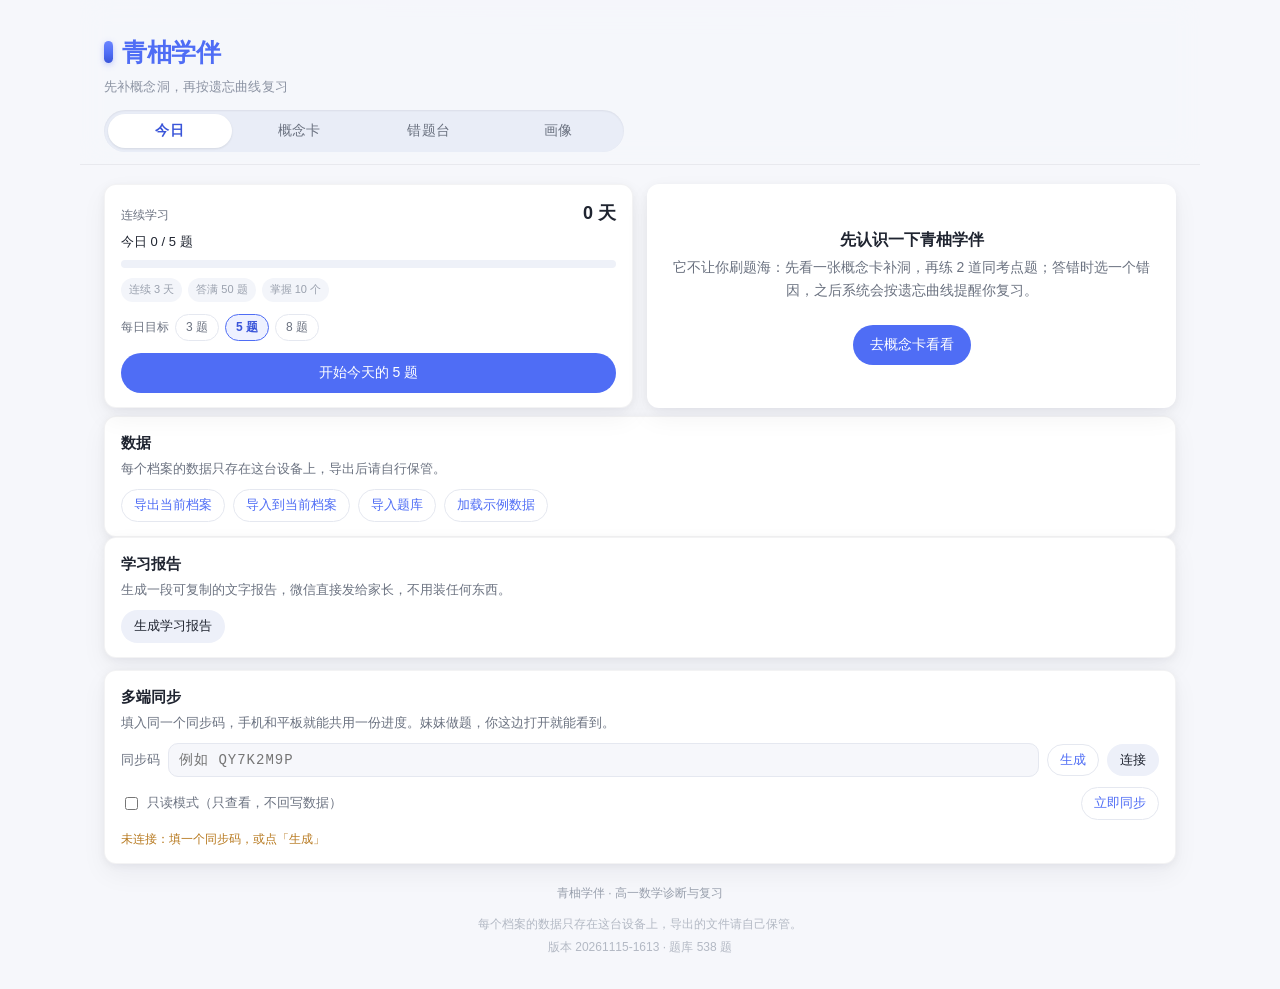
<file: index.html>
<!DOCTYPE html>
<html lang="zh-CN">
<head>
  <meta charset="UTF-8">
  <meta name="viewport" content="width=device-width, initial-scale=1.0, viewport-fit=cover">
  <meta name="description" content="青柚学伴：先补概念洞，再按遗忘曲线复习。">
  <meta name="qy-build" content="20261115-1613">
  <title>青柚学伴</title>
  <link rel="icon" href="data:,">
  <link rel="stylesheet" href="style.css">
</head>
<body>
  <noscript>
    <p class="boot-error">这个页面需要开启 JavaScript 才能使用。</p>
  </noscript>

  <header class="app-header">
    <h1 class="brand">青柚学伴</h1>
    <p class="subtitle">先补概念洞，再按遗忘曲线复习</p>
    <nav class="tabs" role="tablist" aria-label="主视图切换">
      <button class="tab is-active" type="button" role="tab" id="tab-today"
        aria-selected="true" aria-controls="view-today" data-view="today">今日</button>
      <button class="tab" type="button" role="tab" id="tab-cards"
        aria-selected="false" aria-controls="view-cards" data-view="cards">概念卡</button>
      <button class="tab" type="button" role="tab" id="tab-board"
        aria-selected="false" aria-controls="view-board" data-view="board">错题台</button>
      <button class="tab" type="button" role="tab" id="tab-profile"
        aria-selected="false" aria-controls="view-profile" data-view="profile">画像</button>
    </nav>
  </header>

  <main id="app" class="app-main">
    <p id="cards-notice" class="notice" role="status" hidden></p>
    <section class="view is-active" id="view-today" data-view="today" aria-labelledby="tab-today">
      <div id="today-content"></div>
    </section>
    <section class="view" id="view-cards" data-view="cards" aria-labelledby="tab-cards">
      <div id="cards-guide" class="guide" hidden></div>
      <div id="card-list"></div>
    </section>
    <section class="view" id="view-board" data-view="board" aria-labelledby="tab-board">
      <div id="board-content"></div>
    </section>
    <section class="view" id="view-profile" data-view="profile" aria-labelledby="tab-profile">
      <div id="profile-content"></div>
    </section>
  </main>

  <section class="settings" aria-labelledby="settings-title">
    <div class="settings-card">
      <h2 id="settings-title" class="settings-title">数据</h2>
      <p class="settings-note">每个档案的数据只存在这台设备上，导出后请自行保管。</p>
      <div class="settings-actions">
        <button id="export-btn" class="btn btn-ghost btn-small" type="button">导出当前档案</button>
        <button id="import-btn" class="btn btn-ghost btn-small" type="button">导入到当前档案</button>
        <button id="import-bank-btn" class="btn btn-ghost btn-small" type="button">导入题库</button>
        <button id="seed-btn" class="btn btn-ghost btn-small" type="button">加载示例数据</button>
      </div>
      <input id="import-file" type="file" accept=".json,application/json" hidden>
      <input id="import-bank-file" type="file" accept=".json,application/json" hidden>
    </div>

    <div class="settings-card" id="report-card">
      <h2 class="settings-title">学习报告</h2>
      <p class="settings-note">生成一段可复制的文字报告，微信直接发给家长，不用装任何东西。</p>
      <button id="report-btn" class="btn btn-small" type="button">生成学习报告</button>
    </div>

    <div class="settings-card" id="sync-card">
      <h2 id="sync-title" class="settings-title">多端同步</h2>
      <p class="settings-note" id="sync-note">
        填入同一个同步码，手机和平板就能共用一份进度。妹妹做题，你这边打开就能看到。
      </p>
      <div class="sync-row">
        <label class="sync-label" for="sync-code">同步码</label>
        <input id="sync-code" class="sync-code" type="text" inputmode="latin" autocomplete="off"
          spellcheck="false" maxlength="16" placeholder="例如 QY7K2M9P">
        <button id="sync-gen" class="btn btn-ghost btn-small" type="button">生成</button>
        <button id="sync-go" class="btn btn-small" type="button">连接</button>
      </div>
      <div class="sync-row sync-row-sub">
        <label class="sync-toggle">
          <input id="sync-readonly" type="checkbox">
          <span>只读模式（只查看，不回写数据）</span>
        </label>
        <button id="sync-now" class="btn btn-ghost btn-small" type="button">立即同步</button>
      </div>
      <p class="sync-status" id="sync-status" role="status" aria-live="polite">未连接</p>
    </div>
  </section>

  <footer class="app-footer">
    <p>青柚学伴 · 高一数学诊断与复习</p>
    <p class="privacy">每个档案的数据只存在这台设备上，导出的文件请自己保管。</p>
    <p class="build-tag" id="build-tag">版本 dev</p>
  </footer>

  <div id="quiz-modal" class="quiz-modal" hidden>
    <div class="quiz-panel" role="dialog" aria-modal="true" aria-labelledby="quiz-title">
      <div class="quiz-head">
        <div>
          <p id="quiz-title" class="quiz-title"></p>
          <p id="quiz-progress" class="quiz-progress"></p>
        </div>
        <button id="quiz-close" class="quiz-close" type="button" aria-label="关闭答题">×</button>
      </div>
      <div id="quiz-body" class="quiz-body"></div>
    </div>
  </div>

  <div id="toast" class="toast" role="status" aria-live="polite" hidden></div>

  <div id="report-modal" class="quiz-modal" hidden>
    <div class="quiz-panel report-panel" role="dialog" aria-modal="true" aria-labelledby="report-title">
      <div class="quiz-head">
        <p id="report-title" class="quiz-title">学习报告</p>
        <button id="report-close" class="quiz-close" type="button" aria-label="关闭报告">×</button>
      </div>
      <div class="quiz-body">
        <pre id="report-text" class="report-text"></pre>
        <div class="report-actions">
          <button id="report-copy" class="btn btn-small" type="button">复制文字</button>
          <button id="report-share" class="btn btn-ghost btn-small" type="button">分享</button>
        </div>
        <p class="report-hint">复制后粘贴到微信，或点「分享」直接发给家长。</p>
      </div>
    </div>
  </div>

  <script src="data.core.js"></script>
  <script src="app.js"></script>
  <script>
    window.addEventListener('load', function () {
      if (window.__QY_APP_LOADED) {
        return;
      }
      var box = document.createElement('div');
      box.className = 'boot-error';
      box.setAttribute('role', 'alert');

      var title = document.createElement('p');
      title.className = 'boot-error-title';
      title.textContent = '页面脚本没有加载成功';

      var text = document.createElement('p');
      text.className = 'boot-error-text';
      text.textContent = '请确认 style.css、app.js、data.core.js 与 index.html 在同一个文件夹里；如果只拿到了一个文件，请改用 qingyou-standalone.html。';

      box.appendChild(title);
      box.appendChild(text);
      document.body.insertBefore(box, document.body.firstChild);
    });
  </script>

  <script>
    /* 生成题在首屏渲染完成后再加载，避免拖慢打开速度 */
    window.addEventListener('load', function () {
      var script = document.createElement('script');
      script.src = 'data.bulk.js';
      script.async = true;
      script.onload = function () {
        if (window.QY_ABSORB_BULK) {
          window.QY_ABSORB_BULK();
        }
      };
      document.body.appendChild(script);
    });
  </script>
</body>
</html>
</file>
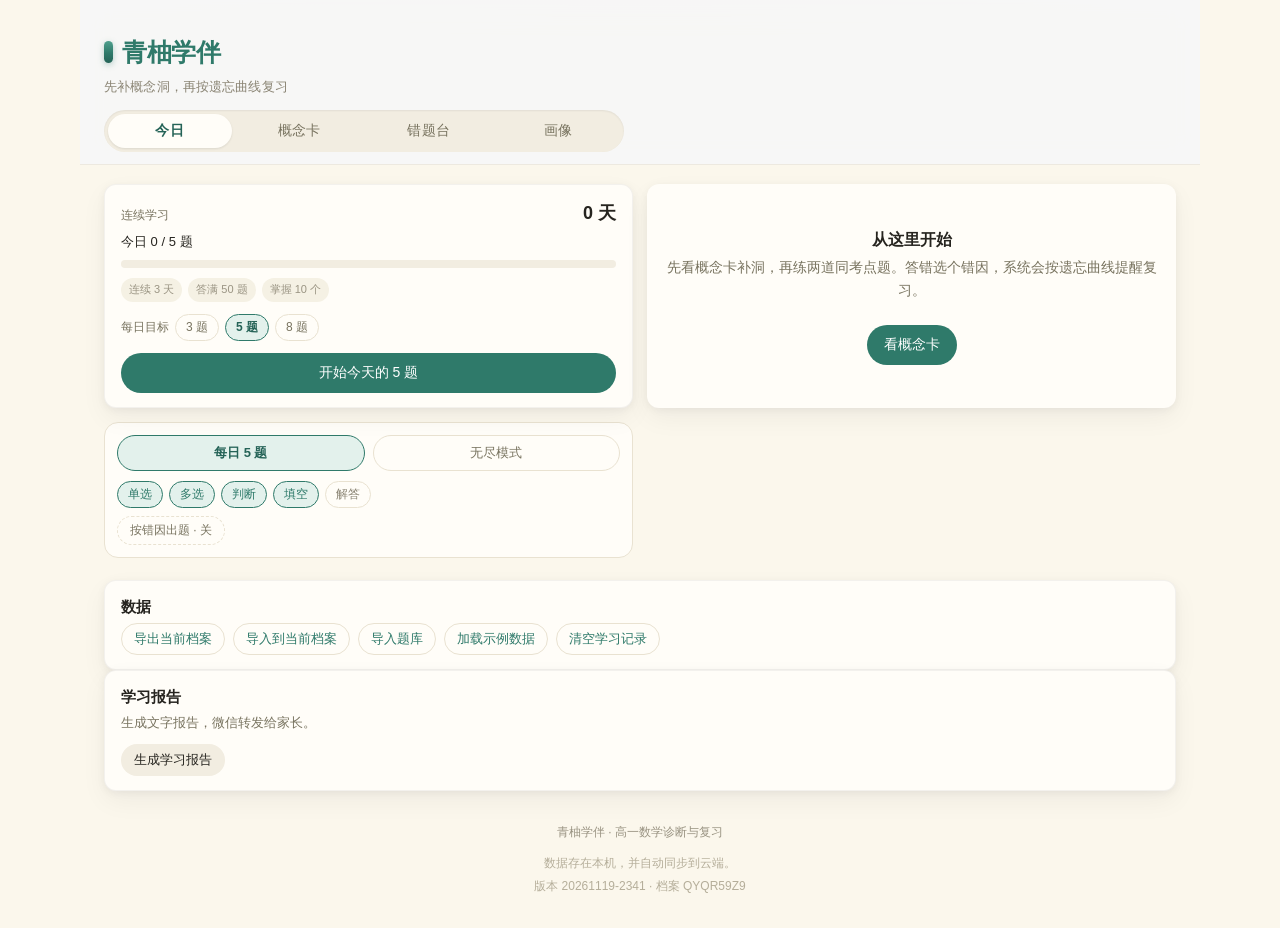
<file: release/index.html>
<!DOCTYPE html>
<html lang="zh-CN">
<head>
  <meta charset="UTF-8">
  <meta name="viewport" content="width=device-width, initial-scale=1.0, viewport-fit=cover">
  <meta name="description" content="青柚学伴：先补概念洞，再按遗忘曲线复习。">
  <meta name="qy-build" content="20261119-2341">
  <title>青柚学伴</title>
  <link rel="icon" href="data:,">
  <link rel="stylesheet" href="style.css?v=20261119-2341">
  <link rel="preload" href="data.core.js?v=20261119-2341" as="script">

</head>
<body>
  <noscript>
    <p class="boot-error">这个页面需要开启 JavaScript 才能使用。</p>
  </noscript>

  <header class="app-header">
    <h1 class="brand">青柚学伴</h1>
    <p class="subtitle">先补概念洞，再按遗忘曲线复习</p>
    <nav class="tabs" role="tablist" aria-label="主视图切换">
      <button class="tab is-active" type="button" role="tab" id="tab-today"
        aria-selected="true" aria-controls="view-today" data-view="today">今日</button>
      <button class="tab" type="button" role="tab" id="tab-cards"
        aria-selected="false" aria-controls="view-cards" data-view="cards">概念卡</button>
      <button class="tab" type="button" role="tab" id="tab-board"
        aria-selected="false" aria-controls="view-board" data-view="board">错题台</button>
      <button class="tab" type="button" role="tab" id="tab-profile"
        aria-selected="false" aria-controls="view-profile" data-view="profile">画像</button>
    </nav>
  </header>

  <main id="app" class="app-main">
    <div id="view-code-bar" class="view-code-bar" hidden>
      <p class="view-code-text">查看他人进度：输入对方的档案码</p>
      <div class="view-code-row">
        <input id="view-code-input" class="sync-code" type="text" inputmode="latin"
          autocomplete="off" spellcheck="false" maxlength="16" placeholder="例如 QY-3K9M2">
        <button id="view-code-go" class="btn btn-small" type="button">查看</button>
      </div>
    </div>
    <p id="cards-notice" class="notice" role="status" hidden></p>
    <section class="view is-active" id="view-today" data-view="today" aria-labelledby="tab-today">
      <div id="today-content"></div>
    </section>
    <section class="view" id="view-cards" data-view="cards" aria-labelledby="tab-cards">
      <div id="cards-guide" class="guide" hidden></div>
      <div id="card-list"></div>
    </section>
    <section class="view" id="view-board" data-view="board" aria-labelledby="tab-board">
      <div id="board-content"></div>
    </section>
    <section class="view" id="view-profile" data-view="profile" aria-labelledby="tab-profile">
      <div id="profile-content"></div>
    </section>
  </main>

  <section class="settings" aria-labelledby="settings-title">
    <div class="settings-card">
      <h2 id="settings-title" class="settings-title">数据</h2>
      <div class="settings-actions">
        <button id="export-btn" class="btn btn-ghost btn-small" type="button">导出当前档案</button>
        <button id="import-btn" class="btn btn-ghost btn-small" type="button">导入到当前档案</button>
        <button id="import-bank-btn" class="btn btn-ghost btn-small" type="button">导入题库</button>
        <button id="seed-btn" class="btn btn-ghost btn-small" type="button">加载示例数据</button>
        <button id="reset-btn" class="btn btn-ghost btn-small" type="button">清空学习记录</button>
      </div>
      <input id="import-file" type="file" accept=".json,application/json" hidden>
      <input id="import-bank-file" type="file" accept=".json,application/json" hidden>
    </div>

    <div class="settings-card" id="report-card">
      <h2 class="settings-title">学习报告</h2>
      <p class="settings-note">生成文字报告，微信转发给家长。</p>
      <button id="report-btn" class="btn btn-small" type="button">生成学习报告</button>
    </div>

    <div class="settings-card" id="sync-card" hidden>
      <h2 id="sync-title" class="settings-title">多端同步</h2>
      <p class="settings-note" id="sync-note">
        同一同步码即可共用进度。
      </p>
      <div class="sync-row">
        <label class="sync-label" for="sync-code">同步码</label>
        <input id="sync-code" class="sync-code" type="text" inputmode="latin" autocomplete="off"
          spellcheck="false" maxlength="16" placeholder="例如 QY7K2M9P">
        <button id="sync-gen" class="btn btn-ghost btn-small" type="button">生成</button>
        <button id="sync-go" class="btn btn-small" type="button">连接</button>
      </div>
      <div class="sync-row sync-row-sub">
        <label class="sync-toggle">
          <input id="sync-readonly" type="checkbox">
          <span>只读模式（只查看，不回写数据）</span>
        </label>
        <button id="sync-now" class="btn btn-ghost btn-small" type="button">立即同步</button>
      </div>
      <p class="sync-status" id="sync-status" role="status" aria-live="polite">未连接</p>
    </div>
  </section>

  <footer class="app-footer">
    <p>青柚学伴 · 高一数学诊断与复习</p>
    <p class="privacy">数据存在本机，并自动同步到云端。</p>
    <p class="build-tag" id="build-tag">版本 dev</p>
  </footer>

  <div id="quiz-modal" class="quiz-modal" hidden>
    <div class="quiz-panel" role="dialog" aria-modal="true" aria-labelledby="quiz-title">
      <div class="quiz-handle" id="quiz-handle" role="button" tabindex="0"
        aria-label="收起或展开答题面板"></div>
      <div class="quiz-head">
        <div>
          <p id="quiz-title" class="quiz-title"></p>
          <p id="quiz-progress" class="quiz-progress"></p>
        </div>
        <button id="quiz-close" class="quiz-close" type="button" aria-label="关闭答题">×</button>
      </div>
      <div id="quiz-body" class="quiz-body"></div>
    </div>
  </div>

  <div id="toast" class="toast" role="status" aria-live="polite" hidden></div>

  <div id="report-modal" class="quiz-modal" hidden>
    <div class="quiz-panel report-panel" role="dialog" aria-modal="true" aria-labelledby="report-title">
      <div class="quiz-head">
        <p id="report-title" class="quiz-title">学习报告</p>
        <button id="report-close" class="quiz-close" type="button" aria-label="关闭报告">×</button>
      </div>
      <div class="quiz-body">
        <pre id="report-text" class="report-text"></pre>
        <div class="report-actions">
          <button id="report-copy" class="btn btn-small" type="button">复制文字</button>
          <button id="report-share" class="btn btn-ghost btn-small" type="button">分享</button>
        </div>
        <p class="report-hint">复制后粘贴到微信，或点「分享」直接发给家长。</p>
      </div>
    </div>
  </div>

  <script src="data.core.js?v=20261119-2341"></script>
  <script src="app.js?v=20261119-2341"></script>
  <script>
    window.addEventListener('load', function () {
      if (window.__QY_APP_LOADED) {
        return;
      }
      var box = document.createElement('div');
      box.className = 'boot-error';
      box.setAttribute('role', 'alert');

      var title = document.createElement('p');
      title.className = 'boot-error-title';
      title.textContent = '页面脚本没有加载成功';

      var text = document.createElement('p');
      text.className = 'boot-error-text';
      text.textContent = '请确认 style.css、app.js、data.core.js 与 index.html 在同一个文件夹里；如果只拿到了一个文件，请改用 qingyou-standalone.html。';

      box.appendChild(title);
      box.appendChild(text);
      document.body.insertBefore(box, document.body.firstChild);
    });
  </script>

  <script>
    /* 生成题在首屏渲染完成后再加载，避免拖慢打开速度 */
    window.addEventListener('load', function () {
      var script = document.createElement('script');
      script.src = 'data.bulk.js?v=20261119-2341';
      script.async = true;
      script.onload = function () {
        if (window.QY_ABSORB_BULK) {
          window.QY_ABSORB_BULK();
        }
      };
      document.body.appendChild(script);
    });
  </script>
</body>
</html>
</file>
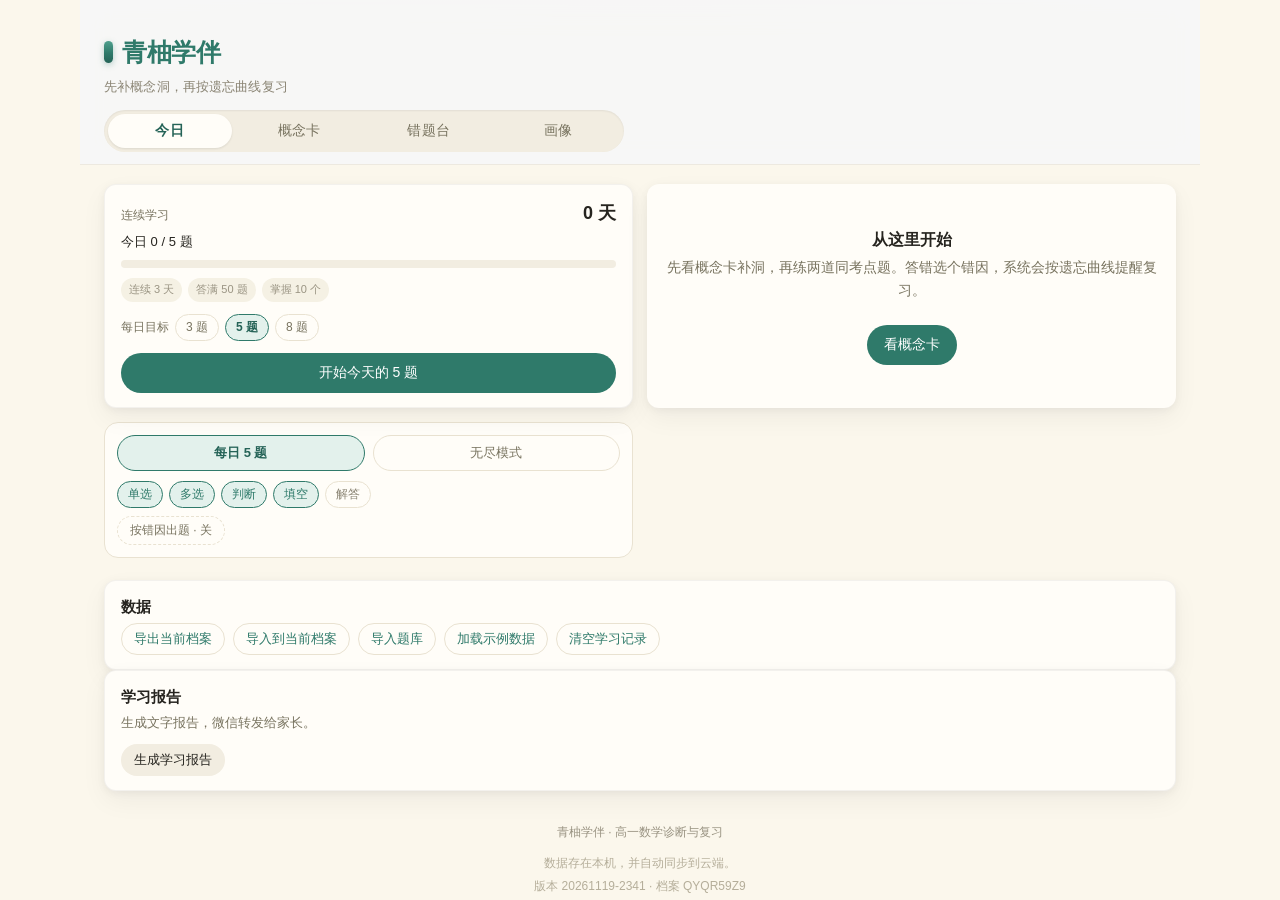
<file: release/pro/index.html>
<!DOCTYPE html>
<html lang="zh-CN">
<head>
  <meta charset="UTF-8">
  <meta name="viewport" content="width=device-width, initial-scale=1">
  <meta http-equiv="refresh" content="0; url=../">
  <title>青柚学伴</title>
  <link rel="icon" href="data:,">
</head>
<body>
  <p>正在前往青柚学伴主页……</p>
  <p><a href="../">如果没有自动跳转，点这里</a></p>
</body>
</html>
</file>
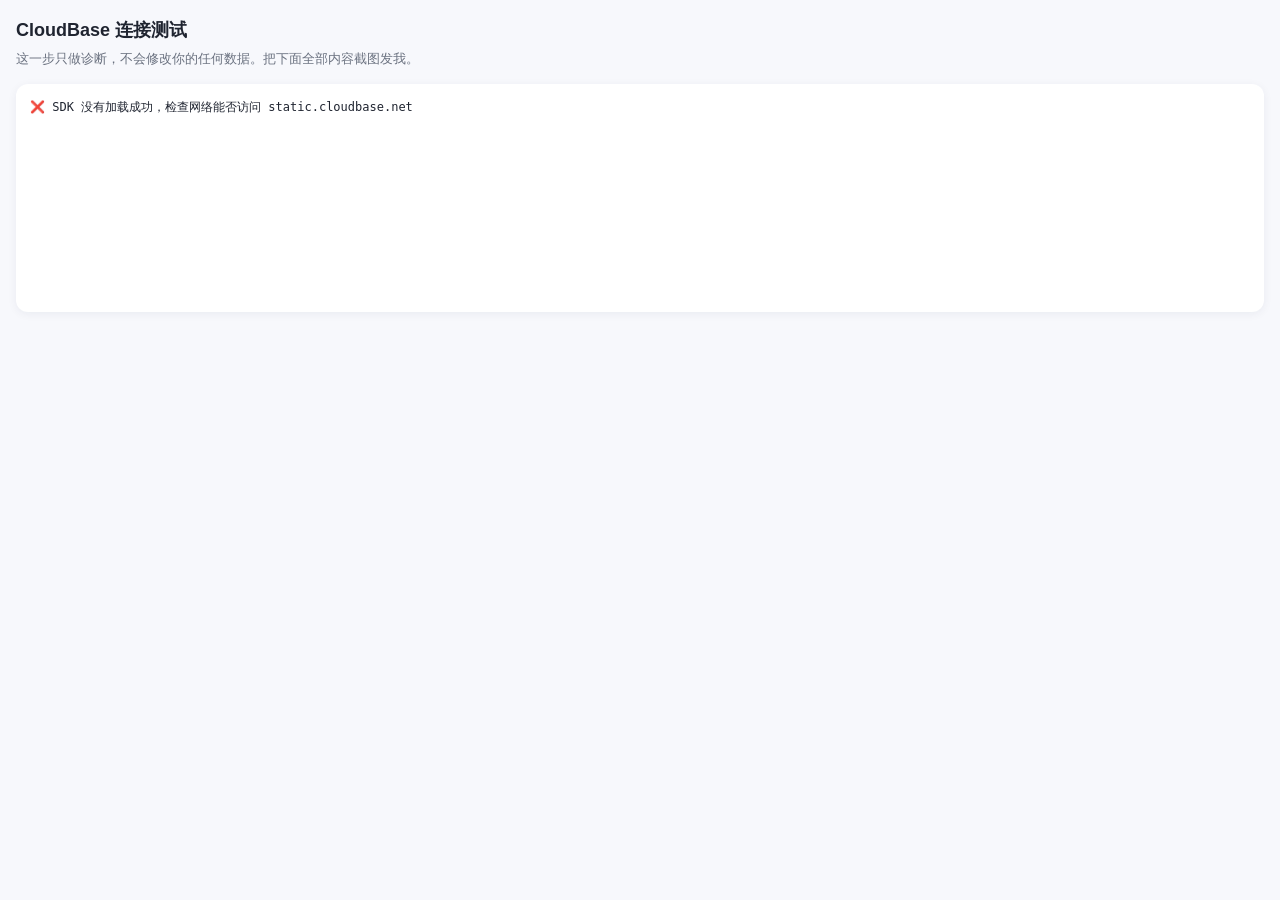
<file: probe.html>
<!DOCTYPE html>
<html lang="zh-CN">
<head>
  <meta charset="UTF-8">
  <meta name="viewport" content="width=device-width, initial-scale=1.0">
  <title>CloudBase 连接测试 · 青柚学伴</title>
  <style>
    body {
      margin: 0;
      padding: 16px;
      background: #F7F8FC;
      color: #1F2430;
      font-family: -apple-system, BlinkMacSystemFont, "PingFang SC", "Microsoft YaHei", sans-serif;
      font-size: 14px;
      line-height: 1.6;
    }
    h1 {
      margin: 0 0 4px;
      font-size: 18px;
    }
    p.tip {
      margin: 0 0 14px;
      color: #6B7280;
      font-size: 13px;
    }
    pre {
      margin: 0;
      padding: 14px;
      background: #fff;
      border-radius: 12px;
      box-shadow: 0 2px 10px rgba(24, 39, 75, 0.06);
      white-space: pre-wrap;
      word-break: break-word;
      font-family: ui-monospace, SFMono-Regular, Menlo, Consolas, monospace;
      font-size: 12px;
      min-height: 200px;
    }
    .ok { color: #2F9E6E; }
    .bad { color: #E5484D; }
  </style>
</head>
<body>
  <h1>CloudBase 连接测试</h1>
  <p class="tip">这一步只做诊断，不会修改你的任何数据。把下面全部内容截图发我。</p>
  <pre id="log">启动中…</pre>

  <script src="https://static.cloudbase.net/cloudbase-js-sdk/latest/cloudbase.full.js"></script>
  <script>
    (function () {
      var ENV = 'harsh-finch-d4gx795kab8e3064';
      var REGION = 'ap-shanghai';
      var KEY = [
        'eyJhbGciOiJSUzI1NiIsImtpZCI6IjVjYjQzYmVjLTQwNzYtNDA0Zi1hZjBiLWNlMGRhOGNhY2IwOSJ9',
        '[base64]',
        '[base64]'
      ].join('.');

      var box = document.getElementById('log');
      var lines = [];

      function log(text, kind) {
        lines.push(text);
        box.textContent = lines.join('\n');
        if (kind === 'ok') {
          box.innerHTML = lines.map(function (one) {
            return one === text ? '<span class="ok">' + one + '</span>' : one;
          }).join('\n');
        }
      }

      function describe(error) {
        if (!error) {
          return '未知错误';
        }
        return (error.code || 'NO_CODE') + ' | ' + (error.message || String(error));
      }

      async function run() {
        if (!window.cloudbase) {
          log('❌ SDK 没有加载成功，检查网络能否访问 static.cloudbase.net', 'bad');
          return;
        }
        log('✅ SDK 已加载，版本：' + (cloudbase.SDK_VERSION || '未知'));

        var app;
        try {
          app = cloudbase.init({ env: ENV, region: REGION, accessKey: KEY });
          log('✅ init 成功');
        } catch (error) {
          log('❌ init 失败：' + describe(error), 'bad');
          return;
        }

        try {
          var auth = app.auth();
          var info = await auth.getUserInfo();
          log('✅ 鉴权成功，用户类型：' + (info && (info.uid || info.name) || 'anonymous'));
        } catch (error) {
          log('⚠️ 鉴权查询失败：' + describe(error));
        }

        var db;
        try {
          db = app.database();
          log('✅ database() 可用');
        } catch (error) {
          log('❌ database() 不可用：' + describe(error), 'bad');
          return;
        }

        try {
          var read = await db.collection('qingyou_progress').limit(1).get();
          log('✅ 读取 qingyou_progress 成功，返回：' + JSON.stringify(read).slice(0, 200));
        } catch (error) {
          log('❌ 读取失败：' + describe(error), 'bad');
        }

        try {
          var write = await db.collection('qingyou_probe').add({ t: Date.now(), from: 'probe' });
          log('✅ 写入 qingyou_probe 成功，id：' + JSON.stringify(write).slice(0, 160));
        } catch (error) {
          log('❌ 写入失败：' + describe(error), 'bad');
        }

        log('—— 诊断结束，请截图 ——');
      }

      run();
    })();
  </script>
</body>
</html>
</file>
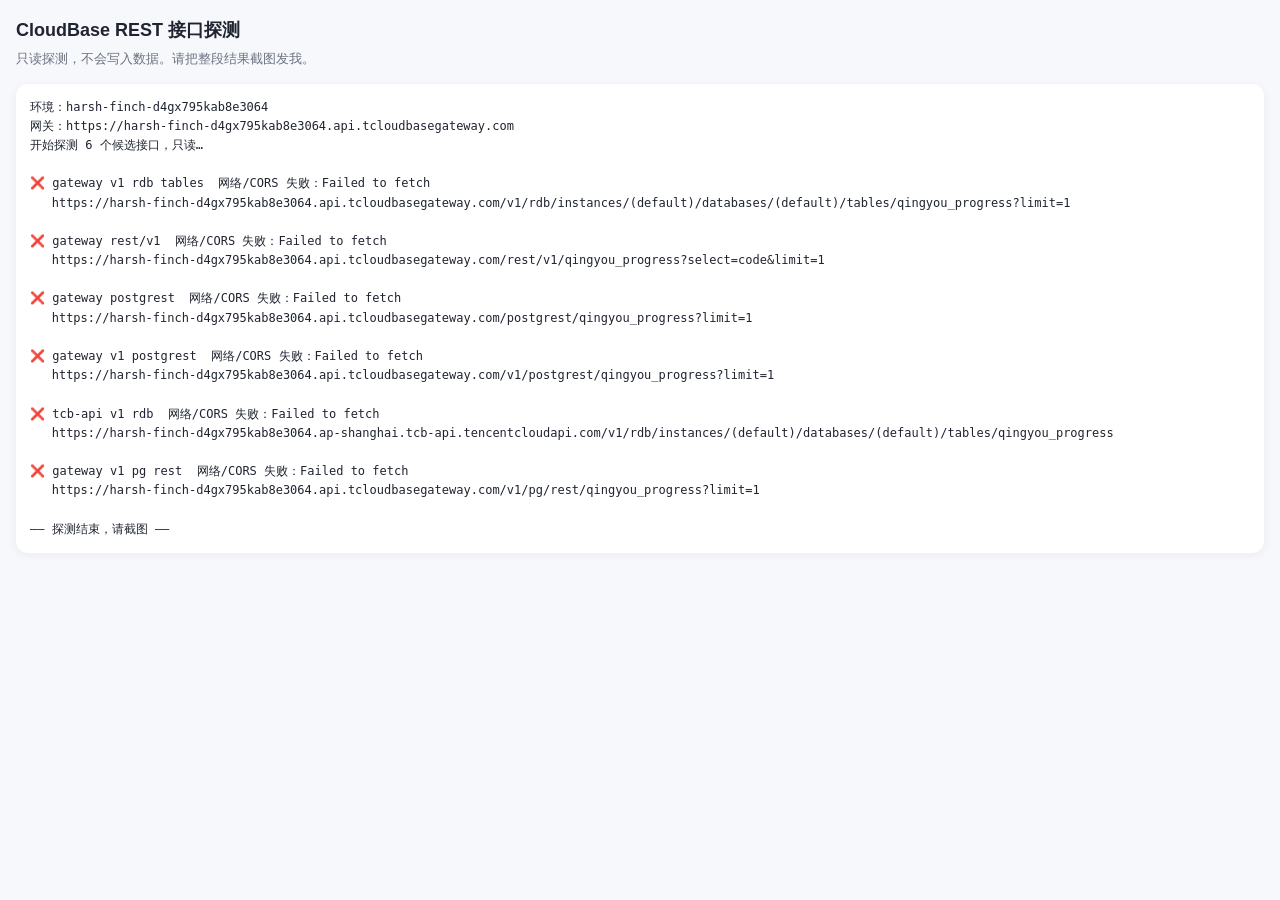
<file: probe2.html>
<!DOCTYPE html>
<html lang="zh-CN">
<head>
  <meta charset="UTF-8">
  <meta name="viewport" content="width=device-width, initial-scale=1.0">
  <title>CloudBase REST 探测 · 青柚学伴</title>
  <style>
    body {
      margin: 0;
      padding: 16px;
      background: #F7F8FC;
      color: #1F2430;
      font-family: -apple-system, BlinkMacSystemFont, "PingFang SC", "Microsoft YaHei", sans-serif;
      font-size: 14px;
      line-height: 1.6;
    }
    h1 { margin: 0 0 4px; font-size: 18px; }
    p.tip { margin: 0 0 14px; color: #6B7280; font-size: 13px; }
    pre {
      margin: 0;
      padding: 14px;
      background: #fff;
      border-radius: 12px;
      box-shadow: 0 2px 10px rgba(24, 39, 75, 0.06);
      white-space: pre-wrap;
      word-break: break-word;
      font-family: ui-monospace, SFMono-Regular, Menlo, Consolas, monospace;
      font-size: 12px;
    }
  </style>
</head>
<body>
  <h1>CloudBase REST 接口探测</h1>
  <p class="tip">只读探测，不会写入数据。请把整段结果截图发我。</p>
  <pre id="log">启动中…</pre>

  <script>
    (function () {
      var ENV = 'harsh-finch-d4gx795kab8e3064';
      var KEY = [
        'eyJhbGciOiJSUzI1NiIsImtpZCI6IjVjYjQzYmVjLTQwNzYtNDA0Zi1hZjBiLWNlMGRhOGNhY2IwOSJ9',
        '[base64]',
        '[base64]'
      ].join('.');

      var GATEWAY = 'https://' + ENV + '.api.tcloudbasegateway.com';
      var RDB = 'https://' + ENV + '.ap-shanghai.tcb-api.tencentcloudapi.com';
      var box = document.getElementById('log');
      var lines = [];

      function log(text) {
        lines.push(text);
        box.textContent = lines.join('\n');
      }

      var candidates = [
        ['gateway v1 rdb tables', GATEWAY + '/v1/rdb/instances/(default)/databases/(default)/tables/qingyou_progress?limit=1'],
        ['gateway rest/v1', GATEWAY + '/rest/v1/qingyou_progress?select=code&limit=1'],
        ['gateway postgrest', GATEWAY + '/postgrest/qingyou_progress?limit=1'],
        ['gateway v1 postgrest', GATEWAY + '/v1/postgrest/qingyou_progress?limit=1'],
        ['tcb-api v1 rdb', RDB + '/v1/rdb/instances/(default)/databases/(default)/tables/qingyou_progress'],
        ['gateway v1 pg rest', GATEWAY + '/v1/pg/rest/qingyou_progress?limit=1']
      ];

      async function probe(label, url) {
        try {
          var resp = await fetch(url, {
            headers: {
              'Authorization': 'Bearer ' + KEY,
              'apikey': KEY
            }
          });
          var text = await resp.text();
          var mark = resp.ok ? '✅' : '❌';
          log(mark + ' ' + label + '  HTTP ' + resp.status);
          log('   ' + url);
          log('   ' + text.slice(0, 200).replace(/\s+/g, ' '));
        } catch (error) {
          log('❌ ' + label + '  网络/CORS 失败：' + (error && error.message ? error.message : error));
          log('   ' + url);
        }
        log('');
      }

      (async function () {
        log('环境：' + ENV);
        log('网关：' + GATEWAY);
        log('开始探测 6 个候选接口，只读…');
        log('');
        for (var i = 0; i < candidates.length; i += 1) {
          await probe(candidates[i][0], candidates[i][1]);
        }
        log('—— 探测结束，请截图 ——');
      })();
    })();
  </script>
</body>
</html>
</file>
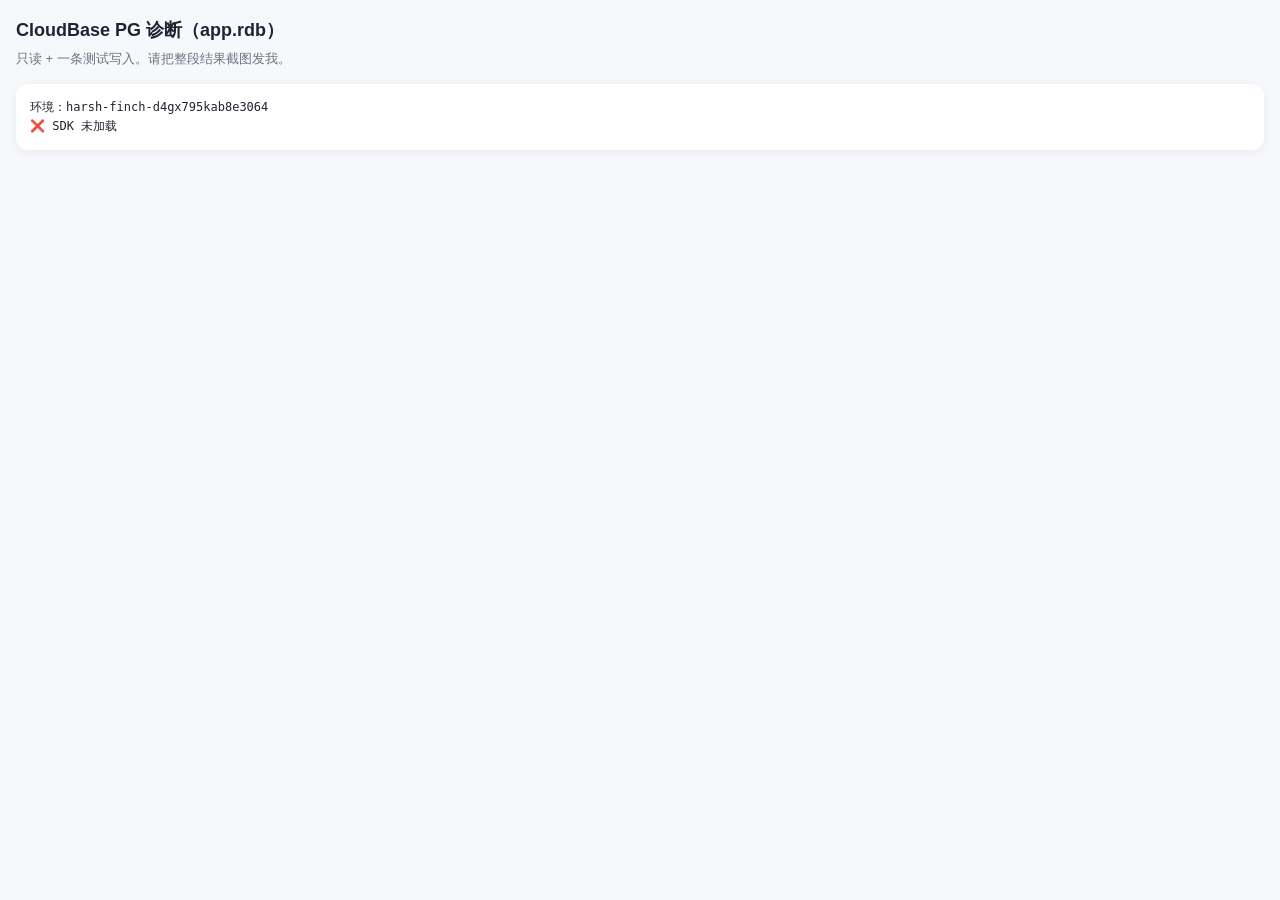
<file: probe3.html>
<!DOCTYPE html>
<html lang="zh-CN">
<head>
  <meta charset="UTF-8">
  <meta name="viewport" content="width=device-width, initial-scale=1.0">
  <title>CloudBase PG 诊断 · 青柚学伴</title>
  <style>
    body {
      margin: 0;
      padding: 16px;
      background: #F7F8FC;
      color: #1F2430;
      font-family: -apple-system, BlinkMacSystemFont, "PingFang SC", "Microsoft YaHei", sans-serif;
      font-size: 14px;
      line-height: 1.6;
    }
    h1 { margin: 0 0 4px; font-size: 18px; }
    p.tip { margin: 0 0 14px; color: #6B7280; font-size: 13px; }
    pre {
      margin: 0;
      padding: 14px;
      background: #fff;
      border-radius: 12px;
      box-shadow: 0 2px 10px rgba(24, 39, 75, 0.06);
      white-space: pre-wrap;
      word-break: break-word;
      font-family: ui-monospace, SFMono-Regular, Menlo, Consolas, monospace;
      font-size: 12px;
    }
  </style>
</head>
<body>
  <h1>CloudBase PG 诊断（app.rdb）</h1>
  <p class="tip">只读 + 一条测试写入。请把整段结果截图发我。</p>
  <pre id="log">启动中…</pre>

  <script src="https://static.cloudbase.net/cloudbase-js-sdk/latest/cloudbase.full.js"></script>
  <script>
    (function () {
      var ENV = 'harsh-finch-d4gx795kab8e3064';
      var REGION = 'ap-shanghai';
      var KEY = [
        'eyJhbGciOiJSUzI1NiIsImtpZCI6IjVjYjQzYmVjLTQwNzYtNDA0Zi1hZjBiLWNlMGRhOGNhY2IwOSJ9',
        '[base64]',
        '[base64]'
      ].join('.');

      var box = document.getElementById('log');
      var lines = [];

      function log(text) {
        lines.push(text);
        box.textContent = lines.join('\n');
      }

      function describe(error) {
        if (!error) {
          return '未知错误';
        }
        var parts = [];
        if (error.code) { parts.push('code=' + error.code); }
        if (error.message) { parts.push('message=' + error.message); }
        if (error.details) { parts.push('details=' + JSON.stringify(error.details)); }
        return parts.length ? parts.join(' | ') : JSON.stringify(error).slice(0, 300);
      }

      async function run() {
        log('环境：' + ENV);
        if (!window.cloudbase) {
          log('❌ SDK 未加载');
          return;
        }
        log('✅ SDK 已加载 ' + (cloudbase.SDK_VERSION || ''));

        var app;
        try {
          app = cloudbase.init({ env: ENV, region: REGION, accessKey: KEY });
          log('✅ init 成功');
        } catch (error) {
          log('❌ init 失败：' + describe(error));
          return;
        }

        if (typeof app.rdb !== 'function') {
          log('❌ app.rdb 不存在 —— SDK 版本太旧，不支持 PG 模式');
        } else {
          log('✅ app.rdb 可用');
          var db;
          try {
            db = app.rdb();
          } catch (error) {
            log('❌ app.rdb() 调用失败：' + describe(error));
          }

          if (db) {
            try {
              var read = await db.from('qingyou_progress').select('code').limit(1);
              log('✅ 读取成功：data=' + JSON.stringify(read.data).slice(0, 160) +
                ' error=' + describe(read.error && read.error.message ? read.error : null));
            } catch (error) {
              log('❌ 读取异常：' + describe(error));
            }

            try {
              var write = await db.from('qingyou_probe_pg')
                .insert({ note: 'probe', at: new Date().toISOString() });
              log('写入 qingyou_probe_pg：data=' + JSON.stringify(write.data).slice(0, 160) +
                ' error=' + describe(write.error && write.error.message ? write.error : null));
            } catch (error) {
              log('写入异常：' + describe(error));
            }
          }
        }

        log('');
        log('—— 诊断结束，请截图 ——');
      }

      run();
    })();
  </script>
</body>
</html>
</file>
<file: style.css>
:root {
  --brand: #4F6DF5;
  --brand-dark: #3A55D9;
  --bg: #F7F8FC;
  --card: #FFFFFF;
  --text: #1F2430;
  --muted: #6B7280;
  --line: #E5E8F0;
  --danger: #E5484D;
  --warn: #B7791F;
  --ok: #2F9E6E;
  --radius: 12px;
  --shadow: 0 2px 10px rgba(24, 39, 75, 0.06);
}

* {
  box-sizing: border-box;
}

html, body {
  margin: 0;
  padding: 0;
}

body {
  min-height: 100vh;
  background: var(--bg);
  color: var(--text);
  font-family: -apple-system, BlinkMacSystemFont, "PingFang SC", "Hiragino Sans GB",
    "Microsoft YaHei", "Segoe UI", Roboto, sans-serif;
  font-size: 16px;
  line-height: 1.6;
  -webkit-text-size-adjust: 100%;
}

.app-header {
  max-width: 720px;
  margin: 0 auto;
  padding: 20px 16px 0;
}

.brand {
  margin: 0;
  font-size: 24px;
  font-weight: 700;
  letter-spacing: 0.5px;
  color: var(--brand);
}

.subtitle {
  margin: 4px 0 14px;
  color: var(--muted);
  font-size: 14px;
}

.tabs {
  display: flex;
  gap: 6px;
  background: #EDF0F9;
  padding: 4px;
  border-radius: 999px;
}

.tab {
  flex: 1 1 0;
  min-width: 0;
  padding: 9px 4px;
  border: 0;
  border-radius: 999px;
  background: transparent;
  color: var(--muted);
  font-size: 14px;
  font-family: inherit;
  cursor: pointer;
  white-space: nowrap;
  transition: background 0.15s, color 0.15s;
}

.tab:hover {
  color: var(--brand);
}

.tab.is-active {
  background: var(--card);
  color: var(--brand);
  font-weight: 600;
  box-shadow: var(--shadow);
}

.app-main {
  max-width: 720px;
  margin: 0 auto;
  padding: 16px;
}

.view {
  display: none;
}

.view.is-active {
  display: block;
}

.placeholder {
  margin: 0;
  padding: 32px 16px;
  text-align: center;
  color: var(--muted);
  background: var(--card);
  border-radius: var(--radius);
  box-shadow: var(--shadow);
}

.app-footer {
  max-width: 720px;
  margin: 0 auto;
  padding: 8px 16px 32px;
  color: #9AA1AE;
  font-size: 12px;
  text-align: center;
}

.toast {
  position: fixed;
  left: 50%;
  bottom: 24px;
  transform: translateX(-50%);
  max-width: calc(100vw - 32px);
  padding: 10px 16px;
  border-radius: 999px;
  background: rgba(31, 36, 48, 0.92);
  color: #fff;
  font-size: 14px;
  z-index: 90;
  box-shadow: 0 6px 20px rgba(0, 0, 0, 0.18);
}

@media (min-width: 760px) {
  .app-header {
    padding-top: 32px;
  }

  .brand {
    font-size: 28px;
  }
}
/* ---------- 通用按钮 ---------- */
.btn {
  display: inline-block;
  padding: 9px 16px;
  border: 1px solid transparent;
  border-radius: 999px;
  background: #EDF0F9;
  color: var(--text);
  font-size: 14px;
  font-family: inherit;
  line-height: 1.4;
  cursor: pointer;
  transition: background 0.15s, color 0.15s, border-color 0.15s;
}

.btn:hover {
  background: #E1E6F5;
}

.btn-primary {
  background: var(--brand);
  color: #fff;
}

.btn-primary:hover {
  background: var(--brand-dark);
}

.btn-ghost {
  background: transparent;
  border-color: var(--line);
  color: var(--brand);
}

.btn-ghost:hover {
  background: #F0F3FF;
}

.btn-small {
  padding: 6px 12px;
  font-size: 13px;
}

/* ---------- 概念卡 ---------- */
.card-grid {
  display: grid;
  grid-template-columns: 1fr;
  gap: 12px;
}

.card {
  padding: 16px;
  background: var(--card);
  border-radius: var(--radius);
  box-shadow: var(--shadow);
}

.card-head {
  display: flex;
  align-items: center;
  justify-content: space-between;
  gap: 8px;
  margin-bottom: 4px;
}

.card-kp {
  color: var(--brand);
  font-size: 12px;
  font-weight: 600;
  background: #F0F3FF;
  padding: 2px 8px;
  border-radius: 999px;
}

.card-title {
  margin: 6px 0 4px;
  font-size: 18px;
  line-height: 1.4;
}

.card-oneline {
  margin: 0 0 12px;
  color: var(--brand-dark);
  font-size: 14px;
}

.card-section {
  margin-top: 10px;
  font-size: 14px;
}

.card-label {
  display: inline-block;
  margin-bottom: 2px;
  color: var(--warn);
  font-size: 12px;
  font-weight: 600;
}

.card-label-trap {
  color: var(--danger);
}

.card-text {
  margin: 0;
  color: var(--muted);
}

.card-points {
  margin: 2px 0 0;
  padding-left: 20px;
  color: var(--muted);
}

.card-points li {
  margin: 2px 0;
}

.card-trap {
  margin: 2px 0 0;
  color: #8A4B4B;
  background: #FFF6F6;
  border-left: 3px solid #F2B8B8;
  padding: 6px 10px;
  border-radius: 6px;
}

.card-check {
  margin-top: 12px;
  padding-top: 12px;
  border-top: 1px dashed var(--line);
}

.check-q,
.check-a {
  margin: 6px 0;
  font-size: 14px;
}

.check-a {
  color: var(--ok);
  font-weight: 600;
}

.card-actions {
  margin-top: 12px;
  display: flex;
  gap: 8px;
  flex-wrap: wrap;
}

@media (min-width: 760px) {
  .card-grid {
    grid-template-columns: 1fr 1fr;
  }
}

/* ---------- 提示条 ---------- */
.notice {
  margin: 0 0 12px;
  padding: 10px 14px;
  border-radius: 10px;
  background: #E9F7F0;
  color: var(--ok);
  font-size: 14px;
  font-weight: 600;
}

/* ---------- 答题弹层 ---------- */
.quiz-modal {
  position: fixed;
  inset: 0;
  z-index: 60;
  display: flex;
  align-items: flex-end;
  justify-content: center;
  background: rgba(20, 26, 40, 0.45);
  padding: 0;
}

.quiz-panel {
  width: 100%;
  max-height: 92vh;
  overflow-y: auto;
  background: var(--card);
  border-radius: 16px 16px 0 0;
  padding: 16px 16px 24px;
  box-shadow: 0 -8px 30px rgba(0, 0, 0, 0.18);
}

.quiz-head {
  display: flex;
  align-items: flex-start;
  justify-content: space-between;
  gap: 12px;
  padding-bottom: 10px;
  border-bottom: 1px solid var(--line);
}

.quiz-title {
  margin: 0;
  font-size: 16px;
  font-weight: 700;
}

.quiz-progress {
  margin: 2px 0 0;
  color: var(--muted);
  font-size: 12px;
}

.quiz-close {
  flex: 0 0 auto;
  width: 32px;
  height: 32px;
  border: 0;
  border-radius: 50%;
  background: #F0F2F8;
  color: var(--muted);
  font-size: 20px;
  line-height: 1;
  cursor: pointer;
}

.quiz-body {
  padding-top: 14px;
}

.quiz-stem {
  margin: 0 0 14px;
  font-size: 16px;
  line-height: 1.7;
}

.quiz-options {
  display: grid;
  gap: 8px;
}

.option-btn {
  width: 100%;
  padding: 11px 12px;
  border: 1px solid var(--line);
  border-radius: 10px;
  background: #FBFCFE;
  color: var(--text);
  font-size: 15px;
  font-family: inherit;
  text-align: left;
  cursor: pointer;
}

.option-btn.is-selected {
  border-color: var(--brand);
  background: #F0F3FF;
  color: var(--brand-dark);
  font-weight: 600;
}

.quiz-input {
  width: 100%;
  padding: 12px;
  border: 1px solid var(--line);
  border-radius: 10px;
  background: #FBFCFE;
  color: var(--text);
  font-size: 16px;
  font-family: inherit;
}

.quiz-input:focus {
  outline: 2px solid #C9D3FF;
  border-color: var(--brand);
}

.quiz-actions {
  margin-top: 14px;
  display: flex;
  gap: 8px;
  flex-wrap: wrap;
}

.quiz-result {
  margin-top: 16px;
  padding-top: 14px;
  border-top: 1px dashed var(--line);
}

.quiz-verdict {
  margin: 0 0 6px;
  font-size: 18px;
  font-weight: 700;
}

.quiz-verdict.is-correct {
  color: var(--ok);
}

.quiz-verdict.is-wrong {
  color: var(--danger);
}

.quiz-answer,
.quiz-explain {
  margin: 4px 0;
  font-size: 14px;
}

.quiz-answer {
  color: var(--brand-dark);
  font-weight: 600;
}

.quiz-explain {
  color: var(--muted);
}

.quiz-layer-label {
  margin: 14px 0 8px;
  font-size: 14px;
  font-weight: 600;
}

.layer-list {
  display: grid;
  grid-template-columns: 1fr 1fr;
  gap: 8px;
}

.layer-btn {
  padding: 11px 8px;
  border: 1px solid var(--line);
  border-radius: 10px;
  background: #FFF9F0;
  color: var(--warn);
  font-size: 14px;
  font-family: inherit;
  cursor: pointer;
}

.layer-btn:hover {
  background: #FFF2DC;
}

.quiz-done {
  margin: 10px 0 0;
  color: var(--ok);
  font-size: 14px;
  font-weight: 600;
}

body.modal-open {
  overflow: hidden;
}

@media (min-width: 760px) {
  .quiz-modal {
    align-items: center;
    padding: 24px;
  }

  .quiz-panel {
    max-width: 560px;
    border-radius: 16px;
  }

  .layer-list {
    grid-template-columns: repeat(5, 1fr);
  }
}

[hidden] {
  display: none !important;
}

/* ---------- 今日视图 ---------- */
.today-head {
  margin-bottom: 12px;
}

.today-title {
  margin: 0;
  font-size: 19px;
}

.today-sub {
  margin: 2px 0 0;
  color: var(--muted);
  font-size: 13px;
}

.today-list {
  display: grid;
  gap: 10px;
}

.review-card {
  display: block;
  width: 100%;
  padding: 14px;
  border: 1px solid transparent;
  border-radius: var(--radius);
  background: var(--card);
  box-shadow: var(--shadow);
  color: var(--text);
  font-family: inherit;
  text-align: left;
  cursor: pointer;
}

.review-card:hover {
  border-color: #C9D3FF;
}

.review-top {
  display: flex;
  align-items: center;
  justify-content: space-between;
  gap: 8px;
}

.review-kp {
  font-size: 16px;
  font-weight: 700;
}

.review-tag {
  flex: 0 0 auto;
  padding: 2px 8px;
  border-radius: 999px;
  background: #FFF2DC;
  color: var(--warn);
  font-size: 12px;
  font-weight: 600;
}

.review-tag.tag-reviewing {
  background: #E9F0FF;
  color: var(--brand-dark);
}

.review-tag.tag-mastered {
  background: #E9F7F0;
  color: var(--ok);
}

.review-meta {
  margin: 6px 0 0;
  color: var(--muted);
  font-size: 13px;
}

.review-cta {
  margin-top: 8px;
  color: var(--brand);
  font-size: 13px;
  font-weight: 600;
}

.empty-state {
  padding: 28px 18px;
  border-radius: var(--radius);
  background: var(--card);
  box-shadow: var(--shadow);
  text-align: center;
}

.empty-title {
  margin: 0 0 4px;
  font-size: 16px;
  font-weight: 700;
}

.empty-text {
  margin: 0 0 14px;
  color: var(--muted);
  font-size: 14px;
}

/* ---------- 错题看板 ---------- */
.board-intro {
  margin: 0 0 12px;
  color: var(--muted);
  font-size: 13px;
}

.board-scroll {
  overflow-x: auto;
  padding-bottom: 6px;
  -webkit-overflow-scrolling: touch;
}

.board {
  display: grid;
  grid-template-columns: repeat(3, minmax(220px, 1fr));
  gap: 10px;
  min-width: 680px;
  align-items: start;
}

.board-column {
  display: flex;
  flex-direction: column;
  min-height: 180px;
  padding: 10px;
  border-radius: var(--radius);
  background: #EFF1F7;
  transition: background 0.15s, outline 0.15s;
}

.board-column.is-over {
  background: #E6ECFF;
  outline: 2px dashed var(--brand);
  outline-offset: -2px;
}

.board-column-head {
  display: flex;
  align-items: center;
  justify-content: space-between;
  gap: 8px;
  margin-bottom: 8px;
}

.board-column-title {
  font-size: 14px;
  font-weight: 700;
}

.board-column-count {
  min-width: 22px;
  padding: 1px 7px;
  border-radius: 999px;
  background: #DDE2EE;
  color: var(--muted);
  font-size: 12px;
  text-align: center;
}

.board-empty {
  margin: 6px 0;
  color: #9AA1AE;
  font-size: 13px;
  text-align: center;
}

.board-card {
  margin-bottom: 8px;
  padding: 10px;
  border-left: 3px solid var(--line);
  border-radius: 10px;
  background: var(--card);
  box-shadow: var(--shadow);
  cursor: grab;
  user-select: none;
  -webkit-user-select: none;
  -webkit-touch-callout: none;
}

.board-card:active {
  cursor: grabbing;
}

.board-card.is-dragging {
  opacity: 0.35;
}

.board-card[data-layer="L0"] { border-left-color: #E5484D; }
.board-card[data-layer="L1"] { border-left-color: #D08A2E; }
.board-card[data-layer="L2"] { border-left-color: #4F6DF5; }
.board-card[data-layer="L3"] { border-left-color: #8E5BC9; }
.board-card[data-layer="L4"] { border-left-color: #7B8794; }
.board-card[data-layer="none"] { border-left-color: #2F9E6E; }

.board-card-top {
  display: flex;
  align-items: center;
  justify-content: space-between;
  gap: 6px;
}

.board-card-kp {
  font-size: 14px;
  font-weight: 600;
  word-break: break-all;
}

.layer-tag {
  flex: 0 0 auto;
  padding: 1px 7px;
  border-radius: 999px;
  font-size: 11px;
  font-weight: 600;
}

.layer-L0 { background: #FFE8E8; color: #C53030; }
.layer-L1 { background: #FFF2DC; color: #B7791F; }
.layer-L2 { background: #E8F0FF; color: #2B5FD9; }
.layer-L3 { background: #F3E8FF; color: #7B3FB5; }
.layer-L4 { background: #EDF0F4; color: #5A6475; }
.layer-none { background: #E9F7F0; color: #2F9E6E; }

.board-card-meta {
  margin: 6px 0 0;
  color: var(--muted);
  font-size: 12px;
}

.touch-ghost {
  position: fixed;
  z-index: 120;
  pointer-events: none;
  opacity: 0.92;
  box-shadow: 0 10px 26px rgba(0, 0, 0, 0.22);
  transform: rotate(2deg);
}

body.touch-dragging {
  cursor: grabbing;
}

@media (min-width: 760px) {
  .board {
    min-width: 0;
  }
}

/* ---------- 画像 ---------- */
.diagnosis {
  margin-bottom: 14px;
  padding: 14px 16px;
  border-left: 4px solid var(--brand);
  border-radius: var(--radius);
  background: #F0F3FF;
}

.diagnosis-label {
  margin: 0 0 4px;
  color: var(--brand);
  font-size: 12px;
  font-weight: 700;
  letter-spacing: 1px;
}

.diagnosis-text {
  margin: 0;
  font-size: 15px;
  font-weight: 600;
  line-height: 1.7;
}

.matrix-card,
.weak-card {
  margin-top: 14px;
  padding: 14px;
  border-radius: var(--radius);
  background: var(--card);
  box-shadow: var(--shadow);
}

.matrix-title,
.weak-title {
  margin: 0 0 10px;
  font-size: 15px;
  font-weight: 700;
}

.matrix-scroll {
  overflow-x: auto;
}

.matrix-table {
  width: 100%;
  min-width: 300px;
  border-collapse: collapse;
  table-layout: fixed;
  font-size: 12px;
}

.matrix-table th,
.matrix-table td {
  padding: 7px 2px;
  border-bottom: 1px solid #F0F2F7;
  text-align: center;
}

.matrix-table thead th {
  color: var(--muted);
  font-weight: 600;
}

.matrix-table th[scope="row"] {
  width: 30%;
  padding-left: 4px;
  text-align: left;
  font-weight: 600;
  word-break: break-all;
}

.matrix-table tbody tr:last-child td,
.matrix-table tbody tr:last-child th {
  border-bottom: 0;
}

.matrix-zero {
  color: #C7CDD8;
}

.weak-list {
  margin: 0;
  padding-left: 18px;
  color: var(--muted);
  font-size: 14px;
}

.weak-list li {
  margin: 4px 0;
}

.weak-list strong {
  color: var(--text);
}

/* ---------- 设置区 ---------- */
.settings {
  max-width: 720px;
  margin: 0 auto;
  padding: 0 16px;
}

.settings-card {
  padding: 14px 16px;
  border-radius: var(--radius);
  background: var(--card);
  box-shadow: var(--shadow);
}

.settings-title {
  margin: 0 0 4px;
  font-size: 15px;
}

.settings-note {
  margin: 0 0 10px;
  color: var(--muted);
  font-size: 13px;
}

.settings-actions {
  display: flex;
  gap: 8px;
  flex-wrap: wrap;
}

/* ---------- 多端同步 ---------- */
#sync-card {
  margin-top: 12px;
}

.sync-row {
  display: flex;
  align-items: center;
  gap: 8px;
  flex-wrap: wrap;
}

.sync-row-sub {
  margin-top: 10px;
  justify-content: space-between;
}

.sync-label {
  color: var(--muted);
  font-size: 13px;
}

.sync-code {
  flex: 1 1 160px;
  min-width: 120px;
  padding: 8px 10px;
  border: 1px solid var(--line);
  border-radius: 10px;
  background: var(--bg);
  color: var(--text);
  font-family: ui-monospace, SFMono-Regular, Menlo, Consolas, monospace;
  font-size: 14px;
  letter-spacing: 1px;
  text-transform: uppercase;
}

.sync-code:focus-visible {
  outline: 2px solid var(--brand);
  outline-offset: 2px;
}

.sync-toggle {
  display: flex;
  align-items: center;
  gap: 6px;
  color: var(--muted);
  font-size: 13px;
}

.sync-status {
  margin: 10px 0 0;
  color: var(--muted);
  font-size: 12px;
}

.sync-status.is-ok {
  color: var(--ok);
}

.sync-status.is-warn {
  color: var(--warn);
}

.build-tag {
  margin: 4px 0 0;
  color: #B3B9C4;
  font-size: 12px;
}

/* ---------- 学习报告 ---------- */
#report-card {
  margin-bottom: 12px;
}

.report-panel {
  max-width: 560px;
}

.report-text {
  margin: 0;
  padding: 12px 14px;
  border-radius: 10px;
  background: var(--bg);
  color: var(--text);
  font-family: ui-monospace, SFMono-Regular, Menlo, Consolas, "Microsoft YaHei", monospace;
  font-size: 13px;
  line-height: 1.7;
  white-space: pre-wrap;
  word-break: break-word;
  max-height: 55vh;
  overflow: auto;
}

.report-actions {
  display: flex;
  gap: 8px;
  margin-top: 12px;
}

.report-hint {
  margin: 10px 0 0;
  color: var(--muted);
  font-size: 12px;
}

/* ---------- 新版本提示条 ---------- */
.update-bar {
  position: fixed;
  left: 50%;
  bottom: 84px;
  transform: translateX(-50%);
  z-index: 80;
  display: flex;
  align-items: center;
  gap: 10px;
  width: max-content;
  max-width: calc(100vw - 32px);
  padding: 10px 12px;
  border: 1px solid var(--line);
  border-radius: var(--radius);
  background: var(--card);
  box-shadow: 0 8px 26px rgba(24, 39, 75, 0.16);
}

.update-bar-text {
  margin: 0;
  color: var(--text);
  font-size: 13px;
  line-height: 1.4;
}

.update-bar-close {
  padding: 0 4px;
  border: 0;
  background: transparent;
  color: var(--muted);
  font-size: 18px;
  line-height: 1;
  cursor: pointer;
}

@media (max-width: 480px) {
  .update-bar {
    width: calc(100vw - 24px);
    gap: 8px;
  }

  .update-bar-text {
    font-size: 12px;
  }
}

.app-footer .privacy {
  margin: 2px 0 0;
  color: #B3B9C4;
}

/* ---------- 启动失败提示 ---------- */
.boot-error {
  max-width: 720px;
  margin: 16px auto;
  padding: 14px 16px;
  border: 1px solid #F2B8B8;
  border-radius: var(--radius);
  background: #FFF6F6;
  color: #8A4B4B;
  font-size: 14px;
}

.boot-error-title {
  margin: 0 0 4px;
  font-weight: 700;
}

.boot-error-text {
  margin: 0;
}

.quiz-verdict.is-uncertain {
  color: var(--warn);
}

/* ---------- 新手引导 ---------- */
.guide {
  margin-bottom: 12px;
  padding: 14px 16px;
  border-left: 4px solid var(--brand);
  border-radius: var(--radius);
  background: #F0F3FF;
}

.guide-title {
  margin: 0 0 8px;
  color: var(--brand-dark);
  font-size: 14px;
  font-weight: 700;
}

.guide-steps {
  margin: 0 0 10px;
  padding-left: 20px;
  color: #4A5568;
  font-size: 14px;
}

.guide-steps li {
  margin: 4px 0;
}

/* ---------- 章节筛选 ---------- */
.chapter-summary {
  margin: 0 0 8px;
  color: var(--muted);
  font-size: 13px;
}

.chapter-chips {
  display: flex;
  gap: 6px;
  margin: 0 0 14px;
  padding-bottom: 6px;
  overflow-x: auto;
  -webkit-overflow-scrolling: touch;
}

.chapter-chip {
  flex: 0 0 auto;
  padding: 6px 12px;
  border: 1px solid var(--line);
  border-radius: 999px;
  background: var(--card);
  color: var(--muted);
  font-size: 13px;
  font-family: inherit;
  white-space: nowrap;
  cursor: pointer;
}

.chapter-chip.is-active {
  border-color: var(--brand);
  background: var(--brand);
  color: #fff;
  font-weight: 600;
}

.chapter-group {
  margin-bottom: 18px;
}

.chapter-title {
  margin: 0 0 8px;
  font-size: 15px;
  font-weight: 700;
}

.quiz-textarea {
  width: 100%;
  min-height: 96px;
  padding: 12px;
  border: 1px solid var(--line);
  border-radius: 10px;
  background: #FBFCFE;
  color: var(--text);
  font-size: 16px;
  font-family: inherit;
  line-height: 1.6;
  resize: vertical;
}

.quiz-textarea:focus {
  outline: 2px solid #C9D3FF;
  border-color: var(--brand);
}

.quiz-explain {
  white-space: pre-line;
}

/* ---------- 答题提示 ---------- */
.quiz-hint {
  margin: 10px 0 0;
  padding: 10px 12px;
  border-left: 3px solid var(--brand);
  border-radius: 8px;
  background: #F0F3FF;
}

.quiz-hint-title {
  margin: 0 0 4px;
  color: var(--brand);
  font-size: 12px;
  font-weight: 700;
}

.quiz-hint-line {
  margin: 4px 0;
  color: #3A4356;
  font-size: 14px;
  line-height: 1.6;
}

.quiz-hint-note {
  margin: 10px 0 0;
  padding: 8px 10px;
  border-radius: 8px;
  background: #FFF9F0;
  color: var(--warn);
  font-size: 13px;
  line-height: 1.6;
}

/* ---------- 及格诊断 ---------- */
.today-diagnosis {
  display: block;
  width: 100%;
  margin-bottom: 12px;
  padding: 14px 16px;
  border: 0;
  border-radius: 12px;
  background: linear-gradient(135deg, #4F6DF5, #6B85FF);
  color: #fff;
  font-family: inherit;
  text-align: left;
  box-shadow: 0 6px 18px rgba(79, 109, 245, 0.28);
  cursor: pointer;
}

.td-top {
  display: flex;
  align-items: center;
  justify-content: space-between;
}

.td-label {
  font-size: 12px;
  opacity: 0.85;
}

.td-score {
  font-size: 20px;
  font-weight: 700;
}

.td-copy {
  margin: 6px 0 0;
  font-size: 14px;
}

.td-next {
  margin: 4px 0 0;
  font-size: 13px;
  opacity: 0.9;
}

.report-hero {
  padding: 18px;
  border-radius: 16px;
  background: linear-gradient(135deg, #4F6DF5, #6B85FF);
  color: #fff;
  box-shadow: 0 8px 24px rgba(79, 109, 245, 0.25);
}

.report-kicker {
  margin: 0;
  font-size: 12px;
  opacity: 0.85;
}

.report-score {
  margin: 4px 0;
  font-size: 40px;
  font-weight: 800;
  line-height: 1.1;
}

.report-score-total {
  font-size: 16px;
  font-weight: 500;
  opacity: 0.8;
}

.report-copy {
  margin: 6px 0 10px;
  font-size: 14px;
}

.report-bar {
  height: 8px;
  border-radius: 999px;
  background: rgba(255, 255, 255, 0.28);
  overflow: hidden;
}

.report-bar-fill {
  height: 100%;
  border-radius: 999px;
  background: #fff;
}

.report-note {
  margin: 8px 0 0;
  font-size: 11px;
  opacity: 0.75;
}

.report-section {
  margin-top: 16px;
}

.report-title {
  margin: 0 0 8px;
  font-size: 16px;
}

.priority-list {
  display: grid;
  gap: 8px;
}

.priority-card {
  width: 100%;
  padding: 12px 14px;
  border: 1px solid var(--line);
  border-radius: 12px;
  background: var(--card);
  box-shadow: var(--shadow);
  font-family: inherit;
  text-align: left;
  cursor: pointer;
}

.priority-card:hover {
  border-color: #C9D3FF;
}

.priority-top {
  display: flex;
  align-items: center;
  gap: 8px;
}

.priority-rank {
  color: var(--brand);
  font-size: 12px;
  font-weight: 800;
}

.priority-name {
  font-size: 15px;
  font-weight: 700;
}

.priority-detail {
  margin: 6px 0 0;
  font-size: 13px;
}

.priority-weight {
  margin: 2px 0 0;
  color: var(--muted);
  font-size: 12px;
}

.report-grid {
  display: grid;
  grid-template-columns: 1fr 1fr;
  gap: 8px;
  margin-top: 16px;
}

.metric-card {
  padding: 12px;
  border-radius: 12px;
  background: var(--card);
  box-shadow: var(--shadow);
}

.metric-wide {
  grid-column: 1 / -1;
}

.metric-label {
  margin: 0;
  color: var(--muted);
  font-size: 12px;
}

.metric-value {
  margin: 4px 0 2px;
  font-size: 18px;
  font-weight: 700;
}

.metric-sub {
  margin: 0;
  color: var(--muted);
  font-size: 12px;
}

.layer-row {
  display: flex;
  align-items: center;
  gap: 8px;
  margin: 6px 0;
}

.layer-name {
  flex: 0 0 64px;
  color: var(--muted);
  font-size: 12px;
}

.layer-track {
  flex: 1;
  height: 8px;
  border-radius: 999px;
  overflow: hidden;
  background: #EEF1F8;
}

.layer-fill {
  height: 100%;
  border-radius: 999px;
  background: var(--brand);
}

.layer-count {
  flex: 0 0 24px;
  text-align: right;
  color: var(--muted);
  font-size: 12px;
}

.action-list {
  margin: 0;
  padding-left: 20px;
  font-size: 14px;
  line-height: 1.8;
}

@media (min-width: 760px) {
  .report-grid {
    grid-template-columns: repeat(4, 1fr);
  }

  .metric-wide {
    grid-column: span 4;
  }
}

/* ---------- 概念卡：下拉 + 折叠 ---------- */
.card-toolbar {
  display: flex;
  align-items: center;
  gap: 10px;
  margin-bottom: 12px;
}

.chapter-select {
  flex: 1;
  min-width: 0;
  padding: 10px 12px;
  border: 1px solid var(--line);
  border-radius: 10px;
  background: var(--card);
  color: var(--text);
  font-size: 14px;
  font-family: inherit;
}

.chapter-select:focus {
  outline: 2px solid #C9D3FF;
  border-color: var(--brand);
}

.card-toolbar-count {
  flex: 0 0 auto;
  color: var(--muted);
  font-size: 12px;
}

.card-collapsible {
  padding: 0;
  overflow: hidden;
}

.card-summary {
  padding: 14px 16px;
  cursor: pointer;
  transition: background 0.15s, transform 0.1s;
}

.card-summary:hover {
  background: #FAFBFF;
}

.card-summary:active {
  transform: scale(0.995);
}

.card-summary-top {
  display: flex;
  align-items: center;
  justify-content: space-between;
  gap: 8px;
}

.card-summary-actions {
  display: flex;
  align-items: center;
  gap: 8px;
}

.card-summary .card-title {
  margin: 6px 0 2px;
  font-size: 16px;
}

.card-summary .card-oneline {
  margin: 0;
}

.card-chevron {
  color: var(--muted);
  font-size: 12px;
}

.card-detail {
  padding: 0 16px 16px;
}

.card-detail .card-section:first-child {
  margin-top: 0;
  padding-top: 12px;
  border-top: 1px dashed var(--line);
}

.card-collapsible.is-open {
  border-color: #DCE3FF;
  box-shadow: 0 8px 22px rgba(24, 39, 75, 0.08);
}

.chapter-title-row {
  display: flex;
  align-items: baseline;
  justify-content: space-between;
  gap: 8px;
}

.chapter-count {
  color: var(--muted);
  font-size: 12px;
}

.card-collapsible {
  border-left: 3px solid #E3E8F5;
}

.card-collapsible.is-open {
  border-left-color: var(--brand);
}

/* ---------- 概念卡摘要：防止挤压竖排 ---------- */
.card-grid {
  grid-template-columns: repeat(auto-fill, minmax(280px, 1fr));
}

.card-summary-top {
  align-items: center;
}

.card-summary-top .card-kp {
  min-width: 0;
  overflow: hidden;
  text-overflow: ellipsis;
  white-space: nowrap;
}

.card-chevron {
  flex: 0 0 auto;
  white-space: nowrap;
}

.card-summary .card-title {
  display: -webkit-box;
  overflow: hidden;
  -webkit-line-clamp: 2;
  -webkit-box-orient: vertical;
}

.card-summary .card-oneline {
  display: -webkit-box;
  overflow: hidden;
  -webkit-line-clamp: 2;
  -webkit-box-orient: vertical;
}

.card-summary-actions {
  margin-top: 10px;
}

.card-summary-actions .btn {
  white-space: nowrap;
}

@media (min-width: 760px) {
  .card-grid {
    grid-template-columns: repeat(auto-fill, minmax(300px, 1fr));
  }
}

.chapter-select {
  max-width: 420px;
}

/* ---------- 例题 ---------- */
.card-example {
  margin-top: 10px;
  padding: 12px;
  border-left: 3px solid #C9D3FF;
  border-radius: 10px;
  background: #F7F9FF;
}

.example-label {
  margin: 0 0 4px;
  color: var(--brand);
  font-size: 12px;
  font-weight: 700;
}

.example-stem {
  margin: 0 0 8px;
  font-size: 14px;
  font-weight: 600;
}

.example-steps {
  margin: 0 0 8px;
  padding-left: 20px;
  color: #3A4356;
  font-size: 13px;
  line-height: 1.8;
}

.example-answer {
  margin: 0;
  color: var(--ok);
  font-size: 14px;
  font-weight: 700;
}

.example-note {
  margin: 6px 0 0;
  color: var(--warn);
  font-size: 12px;
}

.example-practice {
  margin-top: 10px;
}

/* ---------- 连续学习与成就 ---------- */
.streak-card {
  margin-bottom: 12px;
  padding: 14px 16px;
  border-radius: var(--radius);
  background: var(--card);
  box-shadow: var(--shadow);
}

.streak-top {
  display: flex;
  align-items: baseline;
  justify-content: space-between;
}

.streak-label {
  color: var(--muted);
  font-size: 12px;
}

.streak-value {
  font-size: 18px;
  font-weight: 700;
}

.streak-goal {
  margin: 4px 0 8px;
  color: var(--text);
  font-size: 13px;
}

.streak-bar {
  height: 8px;
  border-radius: 999px;
  overflow: hidden;
  background: #EEF1F8;
}

.streak-fill {
  height: 100%;
  border-radius: 999px;
  background: var(--brand);
}

.streak-badges {
  display: flex;
  flex-wrap: wrap;
  gap: 6px;
  margin-top: 10px;
}

.badge-chip {
  padding: 3px 8px;
  border-radius: 999px;
  background: #F3F5FA;
  color: #9AA1AE;
  font-size: 11px;
}

.badge-chip.is-on {
  background: #E9F7F0;
  color: var(--ok);
  font-weight: 600;
}

/* ---------- 搜索与收藏 ---------- */
.card-toolbar-search {
  margin-top: -6px;
}

.card-search {
  flex: 1;
  min-width: 0;
  padding: 9px 12px;
  border: 1px solid var(--line);
  border-radius: 10px;
  background: var(--card);
  color: var(--text);
  font-size: 14px;
  font-family: inherit;
}

.card-search:focus {
  outline: 2px solid #C9D3FF;
  border-color: var(--brand);
}

.card-favorite {
  border: 0;
  background: transparent;
  color: var(--muted);
  font-size: 12px;
  font-family: inherit;
  white-space: nowrap;
  padding: 2px 4px;
  cursor: pointer;
}

.card-favorite.is-on {
  color: var(--brand);
  font-weight: 600;
}

/* 搜索结果命中高亮 */
.kw-hit {
  background: #FFF2B8;
  color: inherit;
  border-radius: 3px;
  padding: 0 1px;
}

.card-results .chapter-group:last-child {
  margin-bottom: 0;
}

.card-results .empty-state .btn {
  margin-top: 10px;
}

@media (max-width: 480px) {
  .card-toolbar {
    flex-wrap: wrap;
  }

  .card-toolbar-search {
    flex-wrap: nowrap;
  }

  .card-toolbar-search .card-search {
    flex: 1 1 auto;
  }

  .card-search-btn {
    display: none;
  }

  .card-favorite {
    padding: 6px 4px;
  }
}

/* ---------- 数学排版：分数 / 根号 / 上标下标 ---------- */
.math-frac {
  display: inline-flex;
  flex-direction: column;
  justify-content: center;
  vertical-align: middle;
  margin: 0 3px;
  font-size: 0.92em;
  line-height: 1.22;
  text-align: center;
  position: relative;
  top: -0.06em;
}

.frac-top {
  border-bottom: 1px solid currentColor;
  padding: 0 4px 1px;
}

.frac-bottom {
  padding: 1px 4px 0;
}

.math-sqrt {
  display: inline-flex;
  align-items: flex-start;
  vertical-align: middle;
  margin: 0 1px;
}

.sqrt-sign {
  font-size: 1.02em;
  line-height: 1.18;
  margin-right: -0.5px;
}

.sqrt-body {
  border-top: 1.5px solid currentColor;
  padding: 1px 4px 0;
  margin-top: 0.13em;
}

sup.math-script,
sub.math-script {
  font-size: 0.72em;
  line-height: 1;
}

.quiz-stem,
.card-text,
.card-oneline,
.example-stem,
.example-steps li,
.quiz-answer {
  line-height: 1.9;
}

/* ---------- 错题台：按考点聚合 ---------- */
.board-mode-bar {
  display: flex;
  align-items: center;
  flex-wrap: wrap;
  gap: 8px;
  margin-bottom: 10px;
}

.board-mode-btn {
  padding: 6px 14px;
  border: 1px solid var(--line);
  border-radius: 999px;
  background: var(--card);
  color: var(--muted);
  font-size: 13px;
  font-family: inherit;
  cursor: pointer;
}

.board-mode-btn.is-active {
  background: var(--brand);
  border-color: var(--brand);
  color: #FFFFFF;
  font-weight: 600;
}

.board-mode-count {
  margin-left: auto;
  color: var(--muted);
  font-size: 12px;
}

.kp-urgent {
  padding: 14px 16px;
  margin-bottom: 14px;
  border-radius: var(--radius);
  background: #EEF2FF;
  border-left: 3px solid var(--brand);
}

.kp-urgent-title {
  margin: 0;
  font-size: 14px;
  font-weight: 700;
  color: var(--brand);
}

.kp-urgent-list {
  margin: 8px 0 0;
  padding-left: 18px;
}

.kp-urgent-list li {
  display: flex;
  justify-content: space-between;
  gap: 10px;
  padding: 4px 0;
  font-size: 13px;
}

.kp-urgent-name {
  font-weight: 600;
}

.kp-urgent-meta {
  color: var(--muted);
}

.kp-board-list {
  display: grid;
  gap: 12px;
}

.kp-board-card {
  padding: 16px;
  border-radius: var(--radius);
  background: var(--card);
  box-shadow: var(--shadow);
}

.kp-board-head {
  display: flex;
  align-items: center;
  justify-content: space-between;
  gap: 8px;
}

.kp-board-title {
  margin: 0;
  font-size: 16px;
}

.kp-board-badge {
  font-size: 11px;
  padding: 2px 8px;
  border-radius: 999px;
  background: #EEF1FF;
  color: var(--brand);
  white-space: nowrap;
}

.kp-board-badge.is-hot {
  background: #FFE9E6;
  color: #C2410C;
}

.kp-board-meta {
  margin: 6px 0 0;
  font-size: 13px;
  color: var(--muted);
}

.kp-board-due {
  margin: 2px 0 0;
  font-size: 12px;
  color: var(--muted);
}

.kp-board-layer {
  margin: 8px 0 0;
  font-size: 13px;
}

.kp-board-advice {
  margin: 4px 0 0;
  font-size: 13px;
  color: var(--muted);
}

.kp-board-actions {
  display: flex;
  gap: 8px;
  margin-top: 12px;
}

.kp-board-detail {
  margin-top: 12px;
  display: grid;
  gap: 8px;
}

@media (max-width: 480px) {
  .kp-board-actions {
    flex-direction: column;
  }

  .kp-urgent-list li {
    flex-direction: column;
    gap: 2px;
  }
}

/* ---------- 错因按钮：主标签 + 白话说明 ---------- */
.layer-btn {
  padding: 10px 12px;
  text-align: left;
}

.layer-btn-label {
  display: block;
  font-weight: 600;
}

.layer-btn-hint {
  display: block;
  margin-top: 3px;
  font-size: 11.5px;
  font-weight: 400;
  color: var(--muted);
}

.streak-cta {
  width: 100%;
  margin-top: 12px;
}

/* ---------- 学习档案 ---------- */
.profile-switcher {
  padding: 16px;
  margin-bottom: 14px;
  border-radius: var(--radius);
  background: var(--card);
  box-shadow: var(--shadow);
}

.profile-switcher-title {
  margin: 0;
  font-size: 15px;
  font-weight: 700;
}

.profile-switcher-hint {
  margin: 4px 0 0;
  font-size: 12px;
  line-height: 1.6;
  color: var(--muted);
}

.profile-chips {
  display: flex;
  flex-wrap: wrap;
  gap: 8px;
  margin-top: 12px;
}

.profile-chip {
  padding: 8px 16px;
  border: 1px solid var(--line);
  border-radius: 999px;
  background: #FBFCFE;
  color: var(--text);
  font-size: 13px;
  font-family: inherit;
  cursor: pointer;
}

.profile-chip.is-active {
  border-color: var(--brand);
  background: var(--brand);
  color: #FFFFFF;
  font-weight: 600;
}

.profile-actions {
  display: flex;
  flex-wrap: wrap;
  gap: 8px;
  margin-top: 12px;
}

.profile-meta {
  margin: 10px 0 0;
  font-size: 12px;
  color: var(--muted);
}

/* ---------- 概念卡：考点掌握状态 ---------- */
.card-kp-wrap {
  display: inline-flex;
  align-items: center;
  gap: 6px;
  min-width: 0;
}

.kp-status {
  flex: 0 0 auto;
  padding: 1px 7px;
  border-radius: 999px;
  font-size: 10.5px;
  font-weight: 600;
  line-height: 1.6;
}

.kp-status.is-todo {
  background: #FFF1E6;
  color: #C2410C;
}

.kp-status.is-doing {
  background: #EEF2FF;
  color: var(--brand);
}

.kp-status.is-done {
  background: #E9F7F0;
  color: var(--ok);
}

/* ---------- 成绩归因 ---------- */
.attribution {
  padding: 16px;
  margin-bottom: 14px;
  border-radius: var(--radius);
  background: var(--card);
  box-shadow: var(--shadow);
}

.attribution-title {
  margin: 0;
  font-size: 15px;
  font-weight: 700;
}

.attribution-sub {
  margin: 4px 0 0;
  font-size: 12px;
  line-height: 1.6;
  color: var(--muted);
}

.attribution-empty {
  margin: 12px 0 0;
  font-size: 13px;
  color: var(--muted);
}

.reason-block {
  margin-top: 14px;
  padding: 12px 14px;
  border: 1px solid #E8ECF7;
  border-radius: 12px;
  background: #F7F9FE;
}

.reason-block.is-primary {
  border-color: #FFE0CC;
  background: #FFF7F2;
}

.reason-head {
  display: flex;
  align-items: center;
  gap: 8px;
}

.reason-rank {
  flex: 0 0 auto;
  padding: 2px 7px;
  border-radius: 999px;
  background: #EEF1FF;
  color: var(--brand);
  font-size: 11px;
  font-weight: 600;
}

.reason-block.is-primary .reason-rank {
  background: #FFE9DD;
  color: #C2410C;
}

.reason-title {
  flex: 1;
  font-size: 15px;
  font-weight: 700;
}

.reason-score {
  flex: 0 0 auto;
  color: var(--muted);
  font-size: 12px;
}

.reason-evidence {
  margin: 8px 0 0;
  padding-left: 18px;
  font-size: 13px;
  line-height: 1.8;
}

.reason-advice {
  margin: 8px 0 0;
  font-size: 13px;
  line-height: 1.7;
  color: var(--muted);
}

.reason-block .btn {
  width: 100%;
  margin-top: 10px;
}

.attribution-foot {
  margin: 12px 0 0;
  font-size: 11.5px;
  line-height: 1.6;
  color: var(--muted);
}

/* ---------- 今日页：最该补的一条 ---------- */
.today-reason {
  display: flex;
  flex-wrap: wrap;
  align-items: center;
  gap: 8px;
  padding: 12px 14px;
  margin-bottom: 14px;
  border-radius: var(--radius);
  background: #FFF7F2;
  border: 1px solid #FFE0CC;
}

.today-reason-label {
  padding: 2px 7px;
  border-radius: 999px;
  background: #FFE9DD;
  color: #C2410C;
  font-size: 11px;
  font-weight: 600;
}

.today-reason-title {
  font-size: 14px;
  font-weight: 700;
}

.today-reason-text {
  flex: 1 1 100%;
  margin: 0;
  font-size: 12.5px;
  line-height: 1.6;
  color: var(--muted);
}

.today-reason .btn {
  margin-left: auto;
}

/* ---------- 干预前后对比 ---------- */
.intervention {
  padding: 16px;
  margin-bottom: 14px;
  border-radius: var(--radius);
  background: var(--card);
  box-shadow: var(--shadow);
}

.intervention-head {
  display: flex;
  align-items: center;
  gap: 8px;
}

.intervention-label {
  flex: 0 0 auto;
  padding: 2px 7px;
  border-radius: 999px;
  background: #E9F7F0;
  color: var(--ok);
  font-size: 11px;
  font-weight: 600;
}

.intervention-title {
  font-size: 15px;
  font-weight: 700;
}

.intervention-meta {
  margin: 8px 0 0;
  font-size: 12.5px;
  line-height: 1.6;
  color: var(--muted);
}

.intervention-track {
  height: 8px;
  margin-top: 10px;
  border-radius: 999px;
  background: #EEF1F7;
  overflow: hidden;
}

.intervention-fill {
  height: 100%;
  border-radius: 999px;
  background: var(--brand);
  transition: width 0.3s;
}

.intervention .btn {
  width: 100%;
  margin-top: 10px;
}

.compare-row {
  display: flex;
  align-items: center;
  gap: 10px;
  margin-top: 10px;
}

.compare-label {
  flex: 0 0 52px;
  font-size: 12px;
  color: var(--muted);
}

.compare-bar {
  flex: 1;
  height: 10px;
  border-radius: 999px;
  background: #EEF1F7;
  overflow: hidden;
}

.compare-bar-fill {
  height: 100%;
  border-radius: 999px;
}

.compare-bar-fill.is-before {
  background: #C9D3FF;
}

.compare-bar-fill.is-after {
  background: var(--ok);
}

.compare-bar-fill.is-worse {
  background: #F59E0B;
}

.compare-value {
  flex: 0 0 34px;
  text-align: right;
  font-size: 12px;
  font-weight: 600;
}

.intervention-verdict {
  margin: 10px 0 0;
  font-size: 13px;
  line-height: 1.7;
}

.intervention-verdict.is-good {
  color: var(--ok);
  font-weight: 600;
}

.intervention-verdict.is-warn {
  color: #C2410C;
}

/* ---------- 补练趋势 ---------- */
.trend-card {
  padding: 16px;
  margin-bottom: 14px;
  border-radius: var(--radius);
  background: var(--card);
  box-shadow: var(--shadow);
}

.trend-title {
  margin: 0 0 6px;
  font-size: 15px;
  font-weight: 700;
}

.trend-svg {
  display: block;
  width: 100%;
  height: auto;
}

.trend-label {
  font-size: 9px;
  fill: var(--muted);
  font-family: inherit;
}

.trend-summary {
  margin: 4px 0 0;
  font-size: 13px;
  line-height: 1.6;
}

.trend-summary.is-good {
  color: var(--ok);
  font-weight: 600;
}

.trend-summary.is-warn {
  color: #C2410C;
}

.trend-meta {
  margin: 4px 0 0;
  font-size: 12px;
  color: var(--muted);
}

/* ---------- 判不定时的说明 ---------- */
.quiz-uncertain-hint {
  margin: 6px 0 10px;
  font-size: 12px;
  line-height: 1.6;
  color: var(--muted);
}

/* ---------- 考点达标进度 ---------- */
.kp-progress {
  margin-bottom: 14px;
  padding: 10px 12px;
  border-radius: 10px;
  background: #F7F9FE;
  border: 1px solid #E8ECF7;
}

.kp-progress.is-unlocked {
  background: #F1FAF5;
  border-color: #CFEBDC;
}

.kp-progress-text {
  margin: 0 0 8px;
  font-size: 12.5px;
  line-height: 1.6;
  color: var(--text);
}

.kp-progress.is-unlocked .kp-progress-text {
  color: var(--ok);
  font-weight: 600;
}

.kp-progress-track {
  height: 6px;
  border-radius: 999px;
  background: #E3E8F3;
  overflow: hidden;
}

.kp-progress-fill {
  height: 100%;
  border-radius: 999px;
  background: var(--brand);
  transition: width 0.3s;
}

.kp-progress.is-unlocked .kp-progress-fill {
  background: var(--ok);
}

.kp-board-progress {
  margin: 4px 0 0;
  font-size: 12px;
  color: var(--muted);
}

/* ============================================================
   v2 视觉与交互升级（追加覆盖，保留原规则便于回退）
   1. 设计令牌与层次
   2. 宽屏布局：1120 容器 + 今日页两栏
   3. 焦点可见性 / 触控目标
   4. 答题弹层：把手 / 进度条 / 遮罩关闭
   ============================================================ */

:root {
  --brand: #4F6DF5;
  --brand-dark: #3A55D9;
  --brand-soft: #EEF1FF;
  --text: #1F2430;
  --muted: #6B7280;
  --faint: #8B93A3;
  --line: #E5E8F0;
  --line-soft: #EFF2F8;
  --bg: #F6F7FB;
  --card: #FFFFFF;
  --danger: #DB3B41;
  --warn: #B7791F;
  --ok: #1E9E6A;
  --radius-sm: 8px;
  --radius: 12px;
  --radius-lg: 16px;
  --shadow-sm: 0 1px 3px rgba(23, 27, 38, 0.06), 0 1px 2px rgba(23, 27, 38, 0.04);
  --shadow: 0 2px 8px rgba(23, 27, 38, 0.05), 0 10px 26px rgba(23, 27, 38, 0.05);
  --shadow-lg: 0 14px 38px rgba(23, 27, 38, 0.12);
  --ring: 0 0 0 3px rgba(79, 109, 245, 0.22);
  --ease: cubic-bezier(0.2, 0.7, 0.3, 1);
}

/* ---- 1. 层次：头部吸顶 + 品牌标记 ---- */
body {
  background:
    radial-gradient(1200px 420px at 50% -220px, #E9EDFF 0%, rgba(233, 237, 255, 0) 70%),
    var(--bg);
  -webkit-font-smoothing: antialiased;
  -moz-osx-font-smoothing: grayscale;
}

.app-header {
  position: sticky;
  top: 0;
  z-index: 55;
  padding-bottom: 12px;
  background: rgba(246, 247, 251, 0.82);
  -webkit-backdrop-filter: saturate(180%) blur(14px);
  backdrop-filter: saturate(180%) blur(14px);
  box-shadow: 0 1px 0 rgba(23, 27, 38, 0.06);
}

.brand {
  display: flex;
  align-items: center;
  gap: 9px;
  font-size: 25px;
  font-weight: 800;
  letter-spacing: -0.02em;
}

.brand::before {
  content: "";
  flex: 0 0 auto;
  width: 9px;
  height: 22px;
  border-radius: 5px;
  background: linear-gradient(180deg, #6B85FF 0%, var(--brand) 55%, #3A55D9 100%);
  box-shadow: 0 2px 6px rgba(79, 109, 245, 0.35);
}

.subtitle {
  margin: 5px 0 12px;
  color: var(--faint);
  font-size: 13px;
  letter-spacing: 0.01em;
}

.tabs {
  max-width: 520px;
  background: #E9EDF7;
  box-shadow: inset 0 1px 2px rgba(23, 27, 38, 0.07);
}

.tab {
  padding: 8px 10px;
  font-size: 13.5px;
  letter-spacing: 0.02em;
}

.tab.is-active {
  background: #FFFFFF;
  color: var(--brand-dark);
  box-shadow: var(--shadow-sm);
}

/* ---- 2. 宽屏：容器放宽，今日页改两栏 ---- */
@media (min-width: 1024px) {
  .app-header,
  .app-main,
  .settings,
  .app-footer {
    max-width: 1120px;
  }

  .app-header,
  .settings {
    padding-left: 24px;
    padding-right: 24px;
  }

  .app-main {
    padding: 20px 24px 8px;
  }

  #today-content {
    display: grid;
    grid-template-columns: minmax(0, 1.3fr) minmax(300px, 0.7fr);
    gap: 14px;
    align-items: start;
  }

  #today-content > .today-head {
    grid-column: 1;
    grid-row: 1;
  }

  #today-content > .today-list {
    grid-column: 1;
    grid-row: 2 / span 3;
  }

  #today-content > .streak-card {
    grid-column: 2;
    grid-row: 1;
    margin-bottom: 0;
  }

  #today-content > .today-reason,
  #today-content > .today-diagnosis {
    grid-column: 2;
    margin-bottom: 0;
  }

  #today-content > .empty-state {
    grid-column: 1 / -1;
  }

  /* 空态：两列等宽，左右各一张卡，避免单卡悬在右侧 */
  #today-content.today-empty {
    grid-template-columns: 1fr 1fr;
    align-items: stretch;
  }

  #today-content.today-empty > .streak-card {
    grid-column: 1;
    grid-row: 1;
    margin-bottom: 0;
  }

  #today-content.today-empty > .empty-state {
    grid-column: 2;
    grid-row: 1;
    display: flex;
    flex-direction: column;
    justify-content: center;
    align-items: center;
  }

  #today-content.today-empty > .empty-state .btn {
    margin-top: 10px;
  }

  .card-grid {
    grid-template-columns: repeat(auto-fill, minmax(320px, 1fr));
  }
}

/* ---- 3. 卡片层次与可点击反馈 ---- */
.card,
.streak-card,
.kp-board-card,
.attribution,
.intervention,
.trend-card,
.matrix-card,
.weak-card,
.settings-card,
.profile-switcher,
.priority-card,
.review-card {
  border: 1px solid rgba(23, 27, 38, 0.05);
  box-shadow: var(--shadow);
}

.review-card,
.priority-card,
.kp-board-card {
  transition: transform 0.18s var(--ease), box-shadow 0.18s var(--ease),
    border-color 0.18s var(--ease);
}

.review-card:hover,
.priority-card:hover {
  transform: translateY(-1px);
  border-color: #D3DCFB;
  box-shadow: var(--shadow-lg);
}

.report-hero {
  position: relative;
  overflow: hidden;
  background: linear-gradient(140deg, #3F55E6 0%, #5C79FF 54%, #7B8CFF 100%);
  box-shadow: 0 16px 40px rgba(79, 109, 245, 0.26);
}

.report-hero::after {
  content: "";
  position: absolute;
  top: -56px;
  right: -46px;
  width: 190px;
  height: 190px;
  border-radius: 50%;
  background: radial-gradient(circle, rgba(255, 255, 255, 0.3), rgba(255, 255, 255, 0) 70%);
  pointer-events: none;
}

.report-score {
  position: relative;
  z-index: 1;
  letter-spacing: -0.03em;
}

/* ---- 4. 焦点可见性（键盘用户） ---- */
:focus-visible {
  outline: 2px solid var(--brand);
  outline-offset: 2px;
}

.btn:focus-visible,
.tab:focus-visible,
.option-btn:focus-visible,
.layer-btn:focus-visible,
.board-mode-btn:focus-visible,
.review-card:focus-visible,
.priority-card:focus-visible,
.profile-chip:focus-visible,
.goal-chip:focus-visible,
.card-summary:focus-visible {
  outline: 2px solid var(--brand-dark);
  outline-offset: 2px;
}

input:focus-visible,
select:focus-visible,
textarea:focus-visible {
  outline: none;
  border-color: var(--brand);
  box-shadow: var(--ring);
}

.card-summary:focus-visible {
  outline-offset: -2px;
  border-radius: var(--radius);
}

/* 触控目标补足：收藏按钮原来只有 2px 4px 内边距 */
.card-favorite {
  padding: 6px 8px;
  border-radius: 8px;
  transition: background 0.15s, color 0.15s;
}

.card-favorite:hover {
  background: var(--brand-soft);
}

/* ---- 5. 答题弹层 ---- */
.option-btn {
  transition: border-color 0.15s, background 0.15s, transform 0.1s;
}

@media (hover: hover) {
  .option-btn:hover {
    border-color: #C9D3FF;
    background: #F7F9FF;
  }
}

.option-btn:active {
  transform: scale(0.996);
}

.quiz-progressbar {
  height: 4px;
  margin: 0 0 14px;
  border-radius: 999px;
  background: #EEF1F8;
  overflow: hidden;
}

.quiz-progressbar-fill {
  height: 100%;
  border-radius: 999px;
  background: linear-gradient(90deg, #6B85FF, var(--brand));
  transition: width 0.25s var(--ease);
}

.quiz-shortcut-hint {
  margin: 10px 0 0;
  color: var(--faint);
  font-size: 11.5px;
}

@media (max-width: 759px) {
  .quiz-panel {
    border-radius: 20px 20px 0 0;
    padding-top: 10px;
  }

  .quiz-panel::before {
    content: "";
    display: block;
    width: 36px;
    height: 4px;
    margin: 0 auto 10px;
    border-radius: 999px;
    background: #DDE2EE;
  }
}

/* ---- 6. 每日目标切换 ---- */
.goal-row {
  display: flex;
  align-items: center;
  flex-wrap: wrap;
  gap: 6px;
  margin-top: 12px;
}

.goal-label {
  color: var(--muted);
  font-size: 12px;
}

.goal-chip {
  padding: 4px 10px;
  border: 1px solid var(--line);
  border-radius: 999px;
  background: #FFFFFF;
  color: var(--muted);
  font-size: 12px;
  font-family: inherit;
  cursor: pointer;
  transition: border-color 0.15s, background 0.15s, color 0.15s;
}

.goal-chip:hover {
  border-color: #C9D3FF;
  color: var(--brand);
}

.goal-chip.is-active {
  border-color: var(--brand);
  background: var(--brand-soft);
  color: var(--brand-dark);
  font-weight: 600;
}

/* ---- 7. 概念卡：折叠状态下也能看到达标进度 ---- */
.card-goal-chip {
  display: inline-flex;
  align-items: center;
  gap: 4px;
  margin-top: 8px;
  padding: 2px 8px;
  border-radius: 999px;
  background: var(--brand-soft);
  color: var(--brand);
  font-size: 11px;
  font-weight: 600;
}

.card-goal-chip.is-done {
  background: #E9F7F0;
  color: var(--ok);
}

/* ---- 8. 减少动效偏好 ---- */
@media (prefers-reduced-motion: reduce) {
  *,
  *::before,
  *::after {
    animation-duration: 0.01ms !important;
    animation-iteration-count: 1 !important;
    transition-duration: 0.01ms !important;
    scroll-behavior: auto !important;
  }
}

/* ============================================================
   v2.1 深色模式（跟随系统 prefers-color-scheme）
   只覆盖颜色相关属性，不动布局与尺寸
   ============================================================ */

@media (prefers-color-scheme: dark) {
  :root {
    --brand: #7B8CFF;
    --brand-dark: #9AA8FF;
    --brand-soft: #232842;
    --text: #E6E9F2;
    --muted: #9AA3B5;
    --faint: #7B8496;
    --line: #2A2F3D;
    --line-soft: #232733;
    --bg: #12141A;
    --card: #1A1D26;
    --danger: #FF7B7B;
    --warn: #E9B44C;
    --ok: #3DD68C;
    --shadow-sm: 0 1px 3px rgba(0, 0, 0, 0.45);
    --shadow: 0 4px 16px rgba(0, 0, 0, 0.45);
    --shadow-lg: 0 16px 40px rgba(0, 0, 0, 0.55);
    --ring: 0 0 0 3px rgba(123, 140, 255, 0.3);
  }

  body {
    background:
      radial-gradient(1200px 420px at 50% -220px, #1B2140 0%, rgba(27, 33, 64, 0) 70%),
      var(--bg);
    color: var(--text);
  }

  /* 头部与导航 */
  .app-header {
    background: rgba(18, 20, 26, 0.82);
    box-shadow: 0 1px 0 rgba(255, 255, 255, 0.06);
  }

  .tabs {
    background: #1E222D;
    box-shadow: inset 0 1px 2px rgba(0, 0, 0, 0.4);
  }

  .tab {
    color: #8E97A8;
  }

  .tab.is-active {
    background: #2B3242;
    color: #C9D2FF;
  }

  /* 通用表面 */
  .placeholder,
  .card,
  .streak-card,
  .review-card,
  .empty-state,
  .matrix-card,
  .weak-card,
  .settings-card,
  .profile-switcher,
  .kp-board-card,
  .attribution,
  .intervention,
  .trend-card,
  .priority-card,
  .board-card,
  .quiz-panel,
  .metric-card,
  .metric-wide {
    background: var(--card);
    border-color: var(--line);
  }

  /* 按钮 */
  .btn {
    background: #262B38;
    color: var(--text);
  }

  .btn:hover {
    background: #2F3546;
  }

  .btn-primary {
    background: var(--brand);
    color: #10131C;
  }

  .btn-primary:hover {
    background: #93A0FF;
  }

  .btn-ghost {
    background: transparent;
    border-color: var(--line);
    color: var(--brand);
  }

  .btn-ghost:hover {
    background: var(--brand-soft);
  }

  .goal-chip,
  .chapter-chip,
  .board-mode-btn,
  .profile-chip,
  .chapter-select,
  .card-search,
  .quiz-input,
  .quiz-textarea,
  .option-btn {
    background: #20242F;
    border-color: var(--line);
    color: var(--text);
  }

  .option-btn.is-selected {
    background: var(--brand-soft);
    border-color: var(--brand);
    color: #C9D2FF;
  }

  .board-mode-btn.is-active,
  .profile-chip.is-active,
  .chapter-chip.is-active {
    background: var(--brand);
    border-color: var(--brand);
    color: #10131C;
  }

  .goal-chip.is-active {
    background: var(--brand-soft);
    border-color: var(--brand);
    color: #C9D2FF;
  }

  /* 答题弹层 */
  .quiz-modal {
    background: rgba(6, 8, 12, 0.68);
  }

  .quiz-close {
    background: #262B38;
    color: var(--muted);
  }

  .layer-btn {
    background: #241F1A;
    color: var(--warn);
  }

  .layer-btn:hover {
    background: #2E2620;
  }

  .quiz-hint {
    background: #1D2236;
  }

  .quiz-hint-line {
    color: #C3CBDA;
  }

  .quiz-hint-note {
    background: #241F1A;
  }

  .quiz-progressbar,
  .streak-bar,
  .kp-progress-track,
  .layer-track,
  .compare-bar,
  .intervention-track {
    background: #262B38;
  }

  .quiz-result,
  .card-check,
  .card-detail .card-section:first-child {
    border-top-color: var(--line);
  }

  /* 概念卡 */
  .card-summary:hover {
    background: #1F2330;
  }

  .card-collapsible {
    border-left-color: #2A3040;
  }

  .card-collapsible.is-open {
    border-left-color: var(--brand);
  }

  .card-kp {
    background: var(--brand-soft);
    color: #C9D2FF;
  }

  .card-oneline {
    color: #A9B4FF;
  }

  .card-text,
  .card-points,
  .card-toolbar-count,
  .chapter-count,
  .example-steps {
    color: var(--muted);
  }

  .card-trap {
    background: #2A1C1C;
    color: #F5A9A9;
    border-left-color: #7A3A3A;
  }

  .card-example {
    background: #1D2236;
    border-left-color: #3A4780;
  }

  .card-goal-chip {
    background: var(--brand-soft);
    color: #C9D2FF;
  }

  .card-goal-chip.is-done {
    background: #16301F;
    color: var(--ok);
  }

  .kp-status.is-todo,
  .review-tag {
    background: #3A2A1C;
    color: #F0B37E;
  }

  .kp-status.is-doing,
  .review-tag.tag-reviewing {
    background: var(--brand-soft);
    color: #B9C4FF;
  }

  .kp-status.is-done,
  .review-tag.tag-mastered {
    background: #16301F;
    color: var(--ok);
  }

  .kw-hit {
    background: #4A3B12;
    color: #FFE79A;
  }

  .chapter-title {
    color: var(--text);
  }

  /* 今日页 */
  .today-reason {
    background: #2A1F1A;
    border-color: #5A3A28;
  }

  .today-reason-label {
    background: #3A2A1C;
    color: #F0B37E;
  }

  .badge-chip {
    background: #232733;
    color: #7B8496;
  }

  .badge-chip.is-on {
    background: #16301F;
    color: var(--ok);
  }

  .review-card:hover {
    border-color: #3A4780;
  }

  .today-diagnosis {
    background: linear-gradient(135deg, #3F55E6, #5266D8);
  }

  /* 错题台 */
  .board-column {
    background: #191D26;
  }

  .board-column.is-over {
    background: #1E2740;
    outline-color: var(--brand);
  }

  .board-column-count {
    background: #262B38;
    color: var(--muted);
  }

  .board-empty {
    color: #6B7385;
  }

  .board-card {
    border-left-color: var(--line);
  }

  .layer-L0 {
    background: #3A1D1F;
    color: #FF9B9B;
  }

  .layer-L1 {
    background: #3A2A1C;
    color: #F0B37E;
  }

  .layer-L2 {
    background: #1F2A45;
    color: #9DB4FF;
  }

  .layer-L3 {
    background: #2B1F3A;
    color: #C9A6F0;
  }

  .layer-L4 {
    background: #242933;
    color: #A8B2C4;
  }

  .layer-none {
    background: #16301F;
    color: var(--ok);
  }

  .kp-urgent,
  .diagnosis,
  .guide {
    background: #1D2236;
  }

  .guide-steps {
    color: #B7C0D4;
  }

  .kp-board-badge {
    background: var(--brand-soft);
    color: #B9C4FF;
  }

  .kp-board-badge.is-hot {
    background: #3A1D1F;
    color: #FF9B9B;
  }

  /* 画像与诊断 */
  .report-hero {
    background: linear-gradient(140deg, #2E3FB0 0%, #4358C9 54%, #5A6BD8 100%);
  }

  .reason-block {
    background: #1E2332;
    border-color: #2A3040;
  }

  .reason-block.is-primary {
    background: #2A211C;
    border-color: #5A3A28;
  }

  .reason-rank {
    background: var(--brand-soft);
    color: #B9C4FF;
  }

  .reason-block.is-primary .reason-rank {
    background: #3A2A1C;
    color: #F0B37E;
  }

  .reason-advice,
  .reason-evidence,
  .attribution-sub,
  .attribution-foot,
  .trend-meta,
  .weak-list,
  .layer-name,
  .layer-count,
  .metric-label,
  .metric-sub {
    color: var(--muted);
  }

  .kp-progress {
    background: #1E2332;
    border-color: #2A3040;
  }

  .kp-progress.is-unlocked {
    background: #16281F;
    border-color: #234A34;
  }

  .matrix-table th,
  .matrix-table td {
    border-bottom-color: var(--line-soft);
  }

  .matrix-zero {
    color: #4A5162;
  }

  .compare-bar-fill.is-before {
    background: #4A5AA8;
  }

  .priority-card:hover {
    border-color: #3A4780;
  }

  /* 提示 / 页脚 / 弹条 */
  .notice {
    background: #16301F;
    color: var(--ok);
  }

  .card-section .card-label {
    color: var(--warn);
  }

  .card-label-trap {
    color: var(--danger);
  }

  .empty-text,
  .settings-note,
  .app-footer,
  .app-footer .privacy,
  .board-intro,
  .today-sub,
  .review-meta,
  .quiz-progress {
    color: var(--muted);
  }

  .toast {
    background: rgba(230, 233, 242, 0.95);
    color: #12141A;
  }

  .boot-error {
    background: #2A1C1C;
    border-color: #7A3A3A;
    color: #F5A9A9;
  }

  .intervention-fill,
  .streak-fill,
  .report-bar-fill {
    background: var(--brand);
  }

  .analysis,
  .weak-title,
  .matrix-title {
    color: var(--text);
  }
}
</file>
<file: release/style.css>
:root {
  --brand: #2F7A6A;
  --brand-dark: #256357;
  --bg: #FBF7EC;
  --card: #FFFDF8;
  --text: #26241F;
  --muted: #78735F;
  --line: #E9E2D1;
  --danger: #E5484D;
  --warn: #B7791F;
  --ok: #2F9E6E;
  --radius: 12px;
  --shadow: 0 2px 10px rgba(24, 39, 75, 0.06);
}

* {
  box-sizing: border-box;
}

html, body {
  margin: 0;
  padding: 0;
}

body {
  min-height: 100vh;
  background: var(--bg);
  color: var(--text);
  font-family: -apple-system, BlinkMacSystemFont, "PingFang SC", "Hiragino Sans GB",
    "Microsoft YaHei", "Segoe UI", Roboto, sans-serif;
  font-size: 16px;
  line-height: 1.6;
  -webkit-text-size-adjust: 100%;
}

.app-header {
  max-width: 720px;
  margin: 0 auto;
  padding: 20px 16px 0;
}

.brand {
  margin: 0;
  font-size: 24px;
  font-weight: 700;
  letter-spacing: 0.5px;
  color: var(--brand);
}

.subtitle {
  margin: 4px 0 14px;
  color: var(--muted);
  font-size: 14px;
}

.tabs {
  display: flex;
  gap: 6px;
  background: #F2EDE1;
  padding: 4px;
  border-radius: 999px;
}

.tab {
  flex: 1 1 0;
  min-width: 0;
  padding: 9px 4px;
  border: 0;
  border-radius: 999px;
  background: transparent;
  color: var(--muted);
  font-size: 14px;
  font-family: inherit;
  cursor: pointer;
  white-space: nowrap;
  transition: background 0.15s, color 0.15s;
}

.tab:hover {
  color: var(--brand);
}

.tab.is-active {
  background: var(--card);
  color: var(--brand);
  font-weight: 600;
  box-shadow: var(--shadow);
}

.app-main {
  max-width: 720px;
  margin: 0 auto;
  padding: 16px;
}

.view {
  display: none;
}

.view.is-active {
  display: block;
}

.placeholder {
  margin: 0;
  padding: 32px 16px;
  text-align: center;
  color: var(--muted);
  background: var(--card);
  border-radius: var(--radius);
  box-shadow: var(--shadow);
}

.app-footer {
  max-width: 720px;
  margin: 0 auto;
  padding: 8px 16px 32px;
  color: #9A9483;
  font-size: 12px;
  text-align: center;
}

.toast {
  position: fixed;
  left: 50%;
  bottom: 24px;
  transform: translateX(-50%);
  max-width: calc(100vw - 32px);
  padding: 10px 16px;
  border-radius: 999px;
  background: rgba(31, 36, 48, 0.92);
  color: #fff;
  font-size: 14px;
  z-index: 90;
  box-shadow: 0 6px 20px rgba(0, 0, 0, 0.18);
}

@media (min-width: 760px) {
  .app-header {
    padding-top: 32px;
  }

  .brand {
    font-size: 28px;
  }
}
/* ---------- 通用按钮 ---------- */
.btn {
  display: inline-block;
  padding: 9px 16px;
  border: 1px solid transparent;
  border-radius: 999px;
  background: #F2EDE1;
  color: var(--text);
  font-size: 14px;
  font-family: inherit;
  line-height: 1.4;
  cursor: pointer;
  transition: background 0.15s, color 0.15s, border-color 0.15s;
}

.btn:hover {
  background: #E9E2D1;
}

.btn-primary {
  background: var(--brand);
  color: #fff;
}

.btn-primary:hover {
  background: var(--brand-dark);
}

.btn-ghost {
  background: transparent;
  border-color: var(--line);
  color: var(--brand);
}

.btn-ghost:hover {
  background: #EAF4F0;
}

.btn-small {
  padding: 6px 12px;
  font-size: 13px;
}

/* ---------- 概念卡 ---------- */
.card-grid {
  display: grid;
  grid-template-columns: 1fr;
  gap: 12px;
}

.card {
  padding: 16px;
  background: var(--card);
  border-radius: var(--radius);
  box-shadow: var(--shadow);
}

.card-head {
  display: flex;
  align-items: center;
  justify-content: space-between;
  gap: 8px;
  margin-bottom: 4px;
}

.card-kp {
  color: var(--brand);
  font-size: 12px;
  font-weight: 600;
  background: #EAF4F0;
  padding: 2px 8px;
  border-radius: 999px;
}

.card-title {
  margin: 6px 0 4px;
  font-size: 18px;
  line-height: 1.4;
}

.card-oneline {
  margin: 0 0 12px;
  color: var(--brand-dark);
  font-size: 14px;
}

.card-section {
  margin-top: 10px;
  font-size: 14px;
}

.card-label {
  display: inline-block;
  margin-bottom: 2px;
  color: var(--warn);
  font-size: 12px;
  font-weight: 600;
}

.card-label-trap {
  color: var(--danger);
}

.card-text {
  margin: 0;
  color: var(--muted);
}

.card-points {
  margin: 2px 0 0;
  padding-left: 20px;
  color: var(--muted);
}

.card-points li {
  margin: 2px 0;
}

.card-trap {
  margin: 2px 0 0;
  color: #8A4B4B;
  background: #FFF6F6;
  border-left: 3px solid #F2B8B8;
  padding: 6px 10px;
  border-radius: 6px;
}

.card-check {
  margin-top: 12px;
  padding-top: 12px;
  border-top: 1px dashed var(--line);
}

.check-q,
.check-a {
  margin: 6px 0;
  font-size: 14px;
}

.check-a {
  color: var(--ok);
  font-weight: 600;
}

.card-actions {
  margin-top: 12px;
  display: flex;
  gap: 8px;
  flex-wrap: wrap;
}

@media (min-width: 760px) {
  .card-grid {
    grid-template-columns: 1fr 1fr;
  }
}

/* ---------- 提示条 ---------- */
.notice {
  margin: 0 0 12px;
  padding: 10px 14px;
  border-radius: 10px;
  background: #E6F2EC;
  color: var(--ok);
  font-size: 14px;
  font-weight: 600;
}

/* ---------- 答题弹层 ---------- */
.quiz-modal {
  position: fixed;
  inset: 0;
  z-index: 60;
  display: flex;
  align-items: flex-end;
  justify-content: center;
  background: rgba(20, 26, 40, 0.45);
  padding: 0;
}

.quiz-panel {
  width: 100%;
  max-width: 720px;
  height: 100vh;
  height: 100dvh;
  overflow-y: auto;
  background: var(--card);
  border-radius: 0;
  padding: 10px 16px 24px;
  box-shadow: 0 -8px 30px rgba(0, 0, 0, 0.18);
  transition: height 0.22s ease;
}

/* 收成半屏：保留原来抽屉式观感 */
.quiz-panel.is-half {
  height: 62vh;
  border-radius: 16px 16px 0 0;
}

.quiz-handle {
  width: 44px;
  height: 4px;
  margin: 4px auto 12px;
  border-radius: 999px;
  background: var(--line);
  cursor: pointer;
}

.quiz-head {
  display: flex;
  align-items: flex-start;
  justify-content: space-between;
  gap: 12px;
  padding-bottom: 10px;
  border-bottom: 1px solid var(--line);
}

.quiz-title {
  margin: 0;
  font-size: 16px;
  font-weight: 700;
}

.quiz-progress {
  margin: 2px 0 0;
  color: var(--muted);
  font-size: 12px;
}

.quiz-close {
  flex: 0 0 auto;
  width: 32px;
  height: 32px;
  border: 0;
  border-radius: 50%;
  background: #F5F1E4;
  color: var(--muted);
  font-size: 20px;
  line-height: 1;
  cursor: pointer;
}

.quiz-body {
  padding-top: 14px;
}

.quiz-stem {
  margin: 0 0 14px;
  font-size: 16px;
  line-height: 1.7;
}

.quiz-options {
  display: grid;
  gap: 8px;
}

.option-btn {
  width: 100%;
  padding: 11px 12px;
  border: 1px solid var(--line);
  border-radius: 10px;
  background: #FFFDF8;
  color: var(--text);
  font-size: 15px;
  font-family: inherit;
  text-align: left;
  cursor: pointer;
}

.option-btn.is-selected {
  border-color: var(--brand);
  background: #EAF4F0;
  color: var(--brand-dark);
  font-weight: 600;
}

.quiz-input {
  width: 100%;
  padding: 12px;
  border: 1px solid var(--line);
  border-radius: 10px;
  background: #FFFDF8;
  color: var(--text);
  font-size: 16px;
  font-family: inherit;
}

.quiz-input:focus {
  outline: 2px solid #BFD9D2;
  border-color: var(--brand);
}

.quiz-actions {
  margin-top: 14px;
  display: flex;
  gap: 8px;
  flex-wrap: wrap;
}

.quiz-result {
  margin-top: 16px;
  padding-top: 14px;
  border-top: 1px dashed var(--line);
}

.quiz-verdict {
  margin: 0 0 6px;
  font-size: 18px;
  font-weight: 700;
}

.quiz-verdict.is-correct {
  color: var(--ok);
}

.quiz-verdict.is-wrong {
  color: var(--danger);
}

.quiz-answer,
.quiz-explain {
  margin: 4px 0;
  font-size: 14px;
}

.quiz-answer {
  color: var(--brand-dark);
  font-weight: 600;
}

.quiz-explain {
  color: var(--muted);
}

.quiz-layer-label {
  margin: 14px 0 8px;
  font-size: 14px;
  font-weight: 600;
}

.layer-list {
  display: grid;
  grid-template-columns: 1fr 1fr;
  gap: 8px;
}

.layer-btn {
  padding: 11px 8px;
  border: 1px solid var(--line);
  border-radius: 10px;
  background: #FFF9F0;
  color: var(--warn);
  font-size: 14px;
  font-family: inherit;
  cursor: pointer;
}

.layer-btn:hover {
  background: #FFF2DC;
}

.quiz-done {
  margin: 10px 0 0;
  color: var(--ok);
  font-size: 14px;
  font-weight: 600;
}

body.modal-open {
  overflow: hidden;
}

@media (min-width: 760px) {
  .quiz-modal {
    align-items: center;
    padding: 24px;
  }

  .quiz-panel {
    max-width: 560px;
    border-radius: 16px;
  }

  .layer-list {
    grid-template-columns: repeat(5, 1fr);
  }
}

[hidden] {
  display: none !important;
}

/* ---------- 今日视图 ---------- */
.today-head {
  margin-bottom: 12px;
}

.today-title {
  margin: 0;
  font-size: 19px;
}

.today-sub {
  margin: 2px 0 0;
  color: var(--muted);
  font-size: 13px;
}

.today-list {
  display: grid;
  gap: 10px;
}

.review-card {
  display: block;
  width: 100%;
  padding: 14px;
  border: 1px solid transparent;
  border-radius: var(--radius);
  background: var(--card);
  box-shadow: var(--shadow);
  color: var(--text);
  font-family: inherit;
  text-align: left;
  cursor: pointer;
}

.review-card:hover {
  border-color: #BFD9D2;
}

.review-top {
  display: flex;
  align-items: center;
  justify-content: space-between;
  gap: 8px;
}

.review-kp {
  font-size: 16px;
  font-weight: 700;
}

.review-tag {
  flex: 0 0 auto;
  padding: 2px 8px;
  border-radius: 999px;
  background: #FFF2DC;
  color: var(--warn);
  font-size: 12px;
  font-weight: 600;
}

.review-tag.tag-reviewing {
  background: #EAF4F0;
  color: var(--brand-dark);
}

.review-tag.tag-mastered {
  background: #E6F2EC;
  color: var(--ok);
}

.review-meta {
  margin: 6px 0 0;
  color: var(--muted);
  font-size: 13px;
}

.review-cta {
  margin-top: 8px;
  color: var(--brand);
  font-size: 13px;
  font-weight: 600;
}

.empty-state {
  padding: 28px 18px;
  border-radius: var(--radius);
  background: var(--card);
  box-shadow: var(--shadow);
  text-align: center;
}

.empty-title {
  margin: 0 0 4px;
  font-size: 16px;
  font-weight: 700;
}

.empty-text {
  margin: 0 0 14px;
  color: var(--muted);
  font-size: 14px;
}

/* ---------- 错题看板 ---------- */
.board-intro {
  margin: 0 0 12px;
  color: var(--muted);
  font-size: 13px;
}

.board-scroll {
  overflow-x: auto;
  padding-bottom: 6px;
  -webkit-overflow-scrolling: touch;
}

.board {
  display: grid;
  grid-template-columns: repeat(3, minmax(220px, 1fr));
  gap: 10px;
  min-width: 680px;
  align-items: start;
}

.board-column {
  display: flex;
  flex-direction: column;
  min-height: 180px;
  padding: 10px;
  border-radius: var(--radius);
  background: #F2EDE1;
  transition: background 0.15s, outline 0.15s;
}

.board-column.is-over {
  background: #E6F2EC;
  outline: 2px dashed var(--brand);
  outline-offset: -2px;
}

.board-column-head {
  display: flex;
  align-items: center;
  justify-content: space-between;
  gap: 8px;
  margin-bottom: 8px;
}

.board-column-title {
  font-size: 14px;
  font-weight: 700;
}

.board-column-count {
  min-width: 22px;
  padding: 1px 7px;
  border-radius: 999px;
  background: #E9E2D1;
  color: var(--muted);
  font-size: 12px;
  text-align: center;
}

.board-empty {
  margin: 6px 0;
  color: #9A9483;
  font-size: 13px;
  text-align: center;
}

.board-card {
  margin-bottom: 8px;
  padding: 10px;
  border-left: 3px solid var(--line);
  border-radius: 10px;
  background: var(--card);
  box-shadow: var(--shadow);
  cursor: grab;
  user-select: none;
  -webkit-user-select: none;
  -webkit-touch-callout: none;
}

.board-card:active {
  cursor: grabbing;
}

.board-card.is-dragging {
  opacity: 0.35;
}

.board-card[data-layer="L0"] { border-left-color: #E5484D; }
.board-card[data-layer="L1"] { border-left-color: #D08A2E; }
.board-card[data-layer="L2"] { border-left-color: #2F7A6A; }
.board-card[data-layer="L3"] { border-left-color: #8E5BC9; }
.board-card[data-layer="L4"] { border-left-color: #7B8794; }
.board-card[data-layer="none"] { border-left-color: #2F9E6E; }

.board-card-top {
  display: flex;
  align-items: center;
  justify-content: space-between;
  gap: 6px;
}

.board-card-kp {
  font-size: 14px;
  font-weight: 600;
  word-break: break-all;
}

.layer-tag {
  flex: 0 0 auto;
  padding: 1px 7px;
  border-radius: 999px;
  font-size: 11px;
  font-weight: 600;
}

.layer-L0 { background: #FFE8E8; color: #C53030; }
.layer-L1 { background: #FFF2DC; color: #B7791F; }
.layer-L2 { background: #E6F2EC; color: #2F7A6A; }
.layer-L3 { background: #F3E8FF; color: #7B3FB5; }
.layer-L4 { background: #EDF0F4; color: #5A6475; }
.layer-none { background: #E6F2EC; color: #2F9E6E; }

.board-card-meta {
  margin: 6px 0 0;
  color: var(--muted);
  font-size: 12px;
}

.touch-ghost {
  position: fixed;
  z-index: 120;
  pointer-events: none;
  opacity: 0.92;
  box-shadow: 0 10px 26px rgba(0, 0, 0, 0.22);
  transform: rotate(2deg);
}

body.touch-dragging {
  cursor: grabbing;
}

@media (min-width: 760px) {
  .board {
    min-width: 0;
  }
}

/* ---------- 画像 ---------- */
.diagnosis {
  margin-bottom: 14px;
  padding: 14px 16px;
  border-left: 4px solid var(--brand);
  border-radius: var(--radius);
  background: #EAF4F0;
}

.diagnosis-label {
  margin: 0 0 4px;
  color: var(--brand);
  font-size: 12px;
  font-weight: 700;
  letter-spacing: 1px;
}

.diagnosis-text {
  margin: 0;
  font-size: 15px;
  font-weight: 600;
  line-height: 1.7;
}

.matrix-card,
.weak-card {
  margin-top: 14px;
  padding: 14px;
  border-radius: var(--radius);
  background: var(--card);
  box-shadow: var(--shadow);
}

.matrix-title,
.weak-title {
  margin: 0 0 10px;
  font-size: 15px;
  font-weight: 700;
}

.matrix-scroll {
  overflow-x: auto;
}

.matrix-table {
  width: 100%;
  min-width: 300px;
  border-collapse: collapse;
  table-layout: fixed;
  font-size: 12px;
}

.matrix-table th,
.matrix-table td {
  padding: 7px 2px;
  border-bottom: 1px solid #F2EDE1;
  text-align: center;
}

.matrix-table thead th {
  color: var(--muted);
  font-weight: 600;
}

.matrix-table th[scope="row"] {
  width: 30%;
  padding-left: 4px;
  text-align: left;
  font-weight: 600;
  word-break: break-all;
}

.matrix-table tbody tr:last-child td,
.matrix-table tbody tr:last-child th {
  border-bottom: 0;
}

.matrix-zero {
  color: #C9C2AE;
}

.weak-list {
  margin: 0;
  padding-left: 18px;
  color: var(--muted);
  font-size: 14px;
}

.weak-list li {
  margin: 4px 0;
}

.weak-list strong {
  color: var(--text);
}

/* ---------- 设置区 ---------- */
.settings {
  max-width: 720px;
  margin: 0 auto;
  padding: 0 16px;
}

.settings-card {
  padding: 14px 16px;
  border-radius: var(--radius);
  background: var(--card);
  box-shadow: var(--shadow);
}

.settings-title {
  margin: 0 0 4px;
  font-size: 15px;
}

.settings-note {
  margin: 0 0 10px;
  color: var(--muted);
  font-size: 13px;
}

.settings-actions {
  display: flex;
  gap: 8px;
  flex-wrap: wrap;
}

/* ---------- 多端同步 ---------- */
#sync-card {
  margin-top: 12px;
}

.sync-row {
  display: flex;
  align-items: center;
  gap: 8px;
  flex-wrap: wrap;
}

.sync-row-sub {
  margin-top: 10px;
  justify-content: space-between;
}

.sync-label {
  color: var(--muted);
  font-size: 13px;
}

.sync-code {
  flex: 1 1 160px;
  min-width: 120px;
  padding: 8px 10px;
  border: 1px solid var(--line);
  border-radius: 10px;
  background: var(--bg);
  color: var(--text);
  font-family: ui-monospace, SFMono-Regular, Menlo, Consolas, monospace;
  font-size: 14px;
  letter-spacing: 1px;
  text-transform: uppercase;
}

.sync-code:focus-visible {
  outline: 2px solid var(--brand);
  outline-offset: 2px;
}

.sync-toggle {
  display: flex;
  align-items: center;
  gap: 6px;
  color: var(--muted);
  font-size: 13px;
}

.sync-status {
  margin: 10px 0 0;
  color: var(--muted);
  font-size: 12px;
}

.sync-status.is-ok {
  color: var(--ok);
}

.sync-status.is-warn {
  color: var(--warn);
}

.build-tag {
  margin: 4px 0 0;
  color: #B5AE9A;
  font-size: 12px;
}

/* ---------- 视频讲解入口 ---------- */
.video-link {
  display: inline-flex;
  align-items: center;
  padding: 6px 12px;
  border: 1px solid var(--line);
  border-radius: 999px;
  background: var(--card);
  color: var(--brand);
  font-size: 13px;
  text-decoration: none;
  transition: border-color 0.15s ease, color 0.15s ease;
}

.video-link:hover {
  border-color: var(--brand);
}

.video-link:focus-visible {
  outline: 2px solid var(--brand);
  outline-offset: 2px;
}

/* ---------- 查看他人档案 ---------- */
.view-code-bar {
  margin: 0 0 12px;
  padding: 12px 14px;
  border: 1px solid var(--line);
  border-radius: var(--radius);
  background: var(--card);
  box-shadow: var(--shadow);
}

.view-code-text {
  margin: 0 0 8px;
  color: var(--muted);
  font-size: 13px;
}

.view-code-row {
  display: flex;
  gap: 8px;
  align-items: center;
}

/* ---------- 学习报告 ---------- */
#report-card {
  margin-bottom: 12px;
}

.report-panel {
  max-width: 560px;
}

.report-text {
  margin: 0;
  padding: 12px 14px;
  border-radius: 10px;
  background: var(--bg);
  color: var(--text);
  font-family: ui-monospace, SFMono-Regular, Menlo, Consolas, "Microsoft YaHei", monospace;
  font-size: 13px;
  line-height: 1.7;
  white-space: pre-wrap;
  word-break: break-word;
  max-height: 55vh;
  overflow: auto;
}

.report-actions {
  display: flex;
  gap: 8px;
  margin-top: 12px;
}

.report-hint {
  margin: 10px 0 0;
  color: var(--muted);
  font-size: 12px;
}

/* ---------- 新版本提示条 ---------- */
.update-bar {
  position: fixed;
  left: 50%;
  bottom: 84px;
  transform: translateX(-50%);
  z-index: 80;
  display: flex;
  align-items: center;
  gap: 10px;
  width: max-content;
  max-width: calc(100vw - 32px);
  padding: 10px 12px;
  border: 1px solid var(--line);
  border-radius: var(--radius);
  background: var(--card);
  box-shadow: 0 8px 26px rgba(24, 39, 75, 0.16);
}

.update-bar-text {
  margin: 0;
  color: var(--text);
  font-size: 13px;
  line-height: 1.4;
}

.update-bar-close {
  padding: 0 4px;
  border: 0;
  background: transparent;
  color: var(--muted);
  font-size: 18px;
  line-height: 1;
  cursor: pointer;
}

@media (max-width: 480px) {
  .update-bar {
    width: calc(100vw - 24px);
    gap: 8px;
  }

  .update-bar-text {
    font-size: 12px;
  }
}

.app-footer .privacy {
  margin: 2px 0 0;
  color: #B5AE9A;
}

/* ---------- 启动失败提示 ---------- */
.boot-error {
  max-width: 720px;
  margin: 16px auto;
  padding: 14px 16px;
  border: 1px solid #F2B8B8;
  border-radius: var(--radius);
  background: #FFF6F6;
  color: #8A4B4B;
  font-size: 14px;
}

.boot-error-title {
  margin: 0 0 4px;
  font-weight: 700;
}

.boot-error-text {
  margin: 0;
}

.quiz-verdict.is-uncertain {
  color: var(--warn);
}

/* ---------- 新手引导 ---------- */
.guide {
  margin-bottom: 12px;
  padding: 14px 16px;
  border-left: 4px solid var(--brand);
  border-radius: var(--radius);
  background: #EAF4F0;
}

.guide-title {
  margin: 0 0 8px;
  color: var(--brand-dark);
  font-size: 14px;
  font-weight: 700;
}

.guide-steps {
  margin: 0 0 10px;
  padding-left: 20px;
  color: #4B463B;
  font-size: 14px;
}

.guide-steps li {
  margin: 4px 0;
}

/* ---------- 章节筛选 ---------- */
.chapter-summary {
  margin: 0 0 8px;
  color: var(--muted);
  font-size: 13px;
}

.chapter-chips {
  display: flex;
  gap: 6px;
  margin: 0 0 14px;
  padding-bottom: 6px;
  overflow-x: auto;
  -webkit-overflow-scrolling: touch;
}

.chapter-chip {
  flex: 0 0 auto;
  padding: 6px 12px;
  border: 1px solid var(--line);
  border-radius: 999px;
  background: var(--card);
  color: var(--muted);
  font-size: 13px;
  font-family: inherit;
  white-space: nowrap;
  cursor: pointer;
}

.chapter-chip.is-active {
  border-color: var(--brand);
  background: var(--brand);
  color: #fff;
  font-weight: 600;
}

.chapter-group {
  margin-bottom: 18px;
}

.chapter-title {
  margin: 0 0 8px;
  font-size: 15px;
  font-weight: 700;
}

.quiz-textarea {
  width: 100%;
  min-height: 96px;
  padding: 12px;
  border: 1px solid var(--line);
  border-radius: 10px;
  background: #FFFDF8;
  color: var(--text);
  font-size: 16px;
  font-family: inherit;
  line-height: 1.6;
  resize: vertical;
}

.quiz-textarea:focus {
  outline: 2px solid #BFD9D2;
  border-color: var(--brand);
}

.quiz-explain {
  white-space: pre-line;
}

/* ---------- 答题提示 ---------- */
.quiz-hint {
  margin: 10px 0 0;
  padding: 10px 12px;
  border-left: 3px solid var(--brand);
  border-radius: 8px;
  background: #EAF4F0;
}

.quiz-hint-title {
  margin: 0 0 4px;
  color: var(--brand);
  font-size: 12px;
  font-weight: 700;
}

.quiz-hint-line {
  margin: 4px 0;
  color: #4B463B;
  font-size: 14px;
  line-height: 1.6;
}

.quiz-hint-note {
  margin: 10px 0 0;
  padding: 8px 10px;
  border-radius: 8px;
  background: #FFF9F0;
  color: var(--warn);
  font-size: 13px;
  line-height: 1.6;
}

/* ---------- 及格诊断 ---------- */
.today-diagnosis {
  display: block;
  width: 100%;
  margin-bottom: 12px;
  padding: 14px 16px;
  border: 0;
  border-radius: 12px;
  background: linear-gradient(135deg, #2F7A6A, #4FA08D);
  color: #fff;
  font-family: inherit;
  text-align: left;
  box-shadow: 0 6px 18px rgba(47, 122, 106, 0.28);
  cursor: pointer;
}

.td-top {
  display: flex;
  align-items: center;
  justify-content: space-between;
}

.td-label {
  font-size: 12px;
  opacity: 0.85;
}

.td-score {
  font-size: 20px;
  font-weight: 700;
}

.td-copy {
  margin: 6px 0 0;
  font-size: 14px;
}

.td-next {
  margin: 4px 0 0;
  font-size: 13px;
  opacity: 0.9;
}

.report-hero {
  padding: 18px;
  border-radius: 16px;
  background: linear-gradient(135deg, #2F7A6A, #4FA08D);
  color: #fff;
  box-shadow: 0 8px 24px rgba(47, 122, 106, 0.25);
}

.report-kicker {
  margin: 0;
  font-size: 12px;
  opacity: 0.85;
}

.report-score {
  margin: 4px 0;
  font-size: 40px;
  font-weight: 800;
  line-height: 1.1;
}

.report-score-total {
  font-size: 16px;
  font-weight: 500;
  opacity: 0.8;
}

.report-copy {
  margin: 6px 0 10px;
  font-size: 14px;
}

.report-bar {
  height: 8px;
  border-radius: 999px;
  background: rgba(255, 255, 255, 0.28);
  overflow: hidden;
}

.report-bar-fill {
  height: 100%;
  border-radius: 999px;
  background: #fff;
}

.report-note {
  margin: 8px 0 0;
  font-size: 11px;
  opacity: 0.75;
}

.report-section {
  margin-top: 16px;
}

.report-title {
  margin: 0 0 8px;
  font-size: 16px;
}

.priority-list {
  display: grid;
  gap: 8px;
}

.priority-card {
  width: 100%;
  padding: 12px 14px;
  border: 1px solid var(--line);
  border-radius: 12px;
  background: var(--card);
  box-shadow: var(--shadow);
  font-family: inherit;
  text-align: left;
  cursor: pointer;
}

.priority-card:hover {
  border-color: #BFD9D2;
}

.priority-top {
  display: flex;
  align-items: center;
  gap: 8px;
}

.priority-rank {
  color: var(--brand);
  font-size: 12px;
  font-weight: 800;
}

.priority-name {
  font-size: 15px;
  font-weight: 700;
}

.priority-detail {
  margin: 6px 0 0;
  font-size: 13px;
}

.priority-weight {
  margin: 2px 0 0;
  color: var(--muted);
  font-size: 12px;
}

.report-grid {
  display: grid;
  grid-template-columns: 1fr 1fr;
  gap: 8px;
  margin-top: 16px;
}

.metric-card {
  padding: 12px;
  border-radius: 12px;
  background: var(--card);
  box-shadow: var(--shadow);
}

.metric-wide {
  grid-column: 1 / -1;
}

.metric-label {
  margin: 0;
  color: var(--muted);
  font-size: 12px;
}

.metric-value {
  margin: 4px 0 2px;
  font-size: 18px;
  font-weight: 700;
}

.metric-sub {
  margin: 0;
  color: var(--muted);
  font-size: 12px;
}

.layer-row {
  display: flex;
  align-items: center;
  gap: 8px;
  margin: 6px 0;
}

.layer-name {
  flex: 0 0 64px;
  color: var(--muted);
  font-size: 12px;
}

.layer-track {
  flex: 1;
  height: 8px;
  border-radius: 999px;
  overflow: hidden;
  background: #F2EDE1;
}

.layer-fill {
  height: 100%;
  border-radius: 999px;
  background: var(--brand);
}

.layer-count {
  flex: 0 0 24px;
  text-align: right;
  color: var(--muted);
  font-size: 12px;
}

.action-list {
  margin: 0;
  padding-left: 20px;
  font-size: 14px;
  line-height: 1.8;
}

@media (min-width: 760px) {
  .report-grid {
    grid-template-columns: repeat(4, 1fr);
  }

  .metric-wide {
    grid-column: span 4;
  }
}

/* ---------- 概念卡：下拉 + 折叠 ---------- */
.card-toolbar {
  display: flex;
  align-items: center;
  gap: 10px;
  margin-bottom: 12px;
}

.chapter-select {
  flex: 1;
  min-width: 0;
  padding: 10px 12px;
  border: 1px solid var(--line);
  border-radius: 10px;
  background: var(--card);
  color: var(--text);
  font-size: 14px;
  font-family: inherit;
}

.chapter-select:focus {
  outline: 2px solid #BFD9D2;
  border-color: var(--brand);
}

.card-toolbar-count {
  flex: 0 0 auto;
  color: var(--muted);
  font-size: 12px;
}

.card-collapsible {
  padding: 0;
  overflow: hidden;
}

.card-summary {
  padding: 14px 16px;
  cursor: pointer;
  transition: background 0.15s, transform 0.1s;
}

.card-summary:hover {
  background: #FFFDF8;
}

.card-summary:active {
  transform: scale(0.995);
}

.card-summary-top {
  display: flex;
  align-items: center;
  justify-content: space-between;
  gap: 8px;
}

.card-summary-actions {
  display: flex;
  align-items: center;
  gap: 8px;
}

.card-summary .card-title {
  margin: 6px 0 2px;
  font-size: 16px;
}

.card-summary .card-oneline {
  margin: 0;
}

.card-chevron {
  color: var(--muted);
  font-size: 12px;
}

.card-detail {
  padding: 0 16px 16px;
}

.card-detail .card-section:first-child {
  margin-top: 0;
  padding-top: 12px;
  border-top: 1px dashed var(--line);
}

.card-collapsible.is-open {
  border-color: #E9E2D1;
  box-shadow: 0 8px 22px rgba(24, 39, 75, 0.08);
}

.chapter-title-row {
  display: flex;
  align-items: baseline;
  justify-content: space-between;
  gap: 8px;
}

.chapter-count {
  color: var(--muted);
  font-size: 12px;
}

.card-collapsible {
  border-left: 3px solid #E9E2D1;
}

.card-collapsible.is-open {
  border-left-color: var(--brand);
}

/* ---------- 概念卡摘要：防止挤压竖排 ---------- */
.card-grid {
  grid-template-columns: repeat(auto-fill, minmax(280px, 1fr));
}

.card-summary-top {
  align-items: center;
}

.card-summary-top .card-kp {
  min-width: 0;
  overflow: hidden;
  text-overflow: ellipsis;
  white-space: nowrap;
}

.card-chevron {
  flex: 0 0 auto;
  white-space: nowrap;
}

.card-summary .card-title {
  display: -webkit-box;
  overflow: hidden;
  -webkit-line-clamp: 2;
  -webkit-box-orient: vertical;
}

.card-summary .card-oneline {
  display: -webkit-box;
  overflow: hidden;
  -webkit-line-clamp: 2;
  -webkit-box-orient: vertical;
}

.card-summary-actions {
  margin-top: 10px;
}

.card-summary-actions .btn {
  white-space: nowrap;
}

@media (min-width: 760px) {
  .card-grid {
    grid-template-columns: repeat(auto-fill, minmax(300px, 1fr));
  }
}

.chapter-select {
  max-width: 420px;
}

/* ---------- 例题 ---------- */
.card-example {
  margin-top: 10px;
  padding: 12px;
  border-left: 3px solid #BFD9D2;
  border-radius: 10px;
  background: #FFFDF8;
}

.example-label {
  margin: 0 0 4px;
  color: var(--brand);
  font-size: 12px;
  font-weight: 700;
}

.example-stem {
  margin: 0 0 8px;
  font-size: 14px;
  font-weight: 600;
}

.example-steps {
  margin: 0 0 8px;
  padding-left: 20px;
  color: #4B463B;
  font-size: 13px;
  line-height: 1.8;
}

.example-answer {
  margin: 0;
  color: var(--ok);
  font-size: 14px;
  font-weight: 700;
}

.example-note {
  margin: 6px 0 0;
  color: var(--warn);
  font-size: 12px;
}

.example-practice {
  margin-top: 10px;
}

/* ---------- 连续学习与成就 ---------- */
.streak-card {
  margin-bottom: 12px;
  padding: 14px 16px;
  border-radius: var(--radius);
  background: var(--card);
  box-shadow: var(--shadow);
}

.streak-top {
  display: flex;
  align-items: baseline;
  justify-content: space-between;
}

.streak-label {
  color: var(--muted);
  font-size: 12px;
}

.streak-value {
  font-size: 18px;
  font-weight: 700;
}

.streak-goal {
  margin: 4px 0 8px;
  color: var(--text);
  font-size: 13px;
}

.streak-bar {
  height: 8px;
  border-radius: 999px;
  overflow: hidden;
  background: #F2EDE1;
}

.streak-fill {
  height: 100%;
  border-radius: 999px;
  background: var(--brand);
}

.streak-badges {
  display: flex;
  flex-wrap: wrap;
  gap: 6px;
  margin-top: 10px;
}

.badge-chip {
  padding: 3px 8px;
  border-radius: 999px;
  background: #F5F1E4;
  color: #9A9483;
  font-size: 11px;
}

.badge-chip.is-on {
  background: #E6F2EC;
  color: var(--ok);
  font-weight: 600;
}

/* ---------- 搜索与收藏 ---------- */
.card-toolbar-search {
  margin-top: -6px;
}

.card-search {
  flex: 1;
  min-width: 0;
  padding: 9px 12px;
  border: 1px solid var(--line);
  border-radius: 10px;
  background: var(--card);
  color: var(--text);
  font-size: 14px;
  font-family: inherit;
}

.card-search:focus {
  outline: 2px solid #BFD9D2;
  border-color: var(--brand);
}

.card-favorite {
  border: 0;
  background: transparent;
  color: var(--muted);
  font-size: 12px;
  font-family: inherit;
  white-space: nowrap;
  padding: 2px 4px;
  cursor: pointer;
}

.card-favorite.is-on {
  color: var(--brand);
  font-weight: 600;
}

/* 搜索结果命中高亮 */
.kw-hit {
  background: #FFF2B8;
  color: inherit;
  border-radius: 3px;
  padding: 0 1px;
}

.card-results .chapter-group:last-child {
  margin-bottom: 0;
}

.card-results .empty-state .btn {
  margin-top: 10px;
}

@media (max-width: 480px) {
  .card-toolbar {
    flex-wrap: wrap;
  }

  .card-toolbar-search {
    flex-wrap: nowrap;
  }

  .card-toolbar-search .card-search {
    flex: 1 1 auto;
  }

  .card-search-btn {
    display: none;
  }

  .card-favorite {
    padding: 6px 4px;
  }
}

/* ---------- 数学排版：分数 / 根号 / 上标下标 ---------- */
.math-frac {
  display: inline-flex;
  flex-direction: column;
  justify-content: center;
  vertical-align: middle;
  margin: 0 3px;
  font-size: 0.92em;
  line-height: 1.22;
  text-align: center;
  position: relative;
  top: -0.06em;
}

.frac-top {
  border-bottom: 1px solid currentColor;
  padding: 0 4px 1px;
}

.frac-bottom {
  padding: 1px 4px 0;
}

.math-sqrt {
  display: inline-flex;
  align-items: flex-start;
  vertical-align: middle;
  margin: 0 1px;
}

.sqrt-sign {
  font-size: 1.02em;
  line-height: 1.18;
  margin-right: -0.5px;
}

.sqrt-body {
  border-top: 1.5px solid currentColor;
  padding: 1px 4px 0;
  margin-top: 0.13em;
}

sup.math-script,
sub.math-script {
  font-size: 0.72em;
  line-height: 1;
}

.quiz-stem,
.card-text,
.card-oneline,
.example-stem,
.example-steps li,
.quiz-answer {
  line-height: 1.9;
}

/* ---------- 错题台：按考点聚合 ---------- */
.board-mode-bar {
  display: flex;
  align-items: center;
  flex-wrap: wrap;
  gap: 8px;
  margin-bottom: 10px;
}

.board-mode-btn {
  padding: 6px 14px;
  border: 1px solid var(--line);
  border-radius: 999px;
  background: var(--card);
  color: var(--muted);
  font-size: 13px;
  font-family: inherit;
  cursor: pointer;
}

.board-mode-btn.is-active {
  background: var(--brand);
  border-color: var(--brand);
  color: #FFFDF8;
  font-weight: 600;
}

.board-mode-count {
  margin-left: auto;
  color: var(--muted);
  font-size: 12px;
}

.kp-urgent {
  padding: 14px 16px;
  margin-bottom: 14px;
  border-radius: var(--radius);
  background: #EAF4F0;
  border-left: 3px solid var(--brand);
}

.kp-urgent-title {
  margin: 0;
  font-size: 14px;
  font-weight: 700;
  color: var(--brand);
}

.kp-urgent-list {
  margin: 8px 0 0;
  padding-left: 18px;
}

.kp-urgent-list li {
  display: flex;
  justify-content: space-between;
  gap: 10px;
  padding: 4px 0;
  font-size: 13px;
}

.kp-urgent-name {
  font-weight: 600;
}

.kp-urgent-meta {
  color: var(--muted);
}

.kp-board-list {
  display: grid;
  gap: 12px;
}

.kp-board-card {
  padding: 16px;
  border-radius: var(--radius);
  background: var(--card);
  box-shadow: var(--shadow);
}

.kp-board-head {
  display: flex;
  align-items: center;
  justify-content: space-between;
  gap: 8px;
}

.kp-board-title {
  margin: 0;
  font-size: 16px;
}

.kp-board-badge {
  font-size: 11px;
  padding: 2px 8px;
  border-radius: 999px;
  background: #EAF4F0;
  color: var(--brand);
  white-space: nowrap;
}

.kp-board-badge.is-hot {
  background: #FFE9E6;
  color: #C2410C;
}

.kp-board-meta {
  margin: 6px 0 0;
  font-size: 13px;
  color: var(--muted);
}

.kp-board-due {
  margin: 2px 0 0;
  font-size: 12px;
  color: var(--muted);
}

.kp-board-layer {
  margin: 8px 0 0;
  font-size: 13px;
}

.kp-board-advice {
  margin: 4px 0 0;
  font-size: 13px;
  color: var(--muted);
}

.kp-board-actions {
  display: flex;
  gap: 8px;
  margin-top: 12px;
}

.kp-board-detail {
  margin-top: 12px;
  display: grid;
  gap: 8px;
}

@media (max-width: 480px) {
  .kp-board-actions {
    flex-direction: column;
  }

  .kp-urgent-list li {
    flex-direction: column;
    gap: 2px;
  }
}

/* ---------- 错因按钮：主标签 + 白话说明 ---------- */
.layer-btn {
  padding: 10px 12px;
  text-align: left;
}

.layer-btn-label {
  display: block;
  font-weight: 600;
}

.layer-btn-hint {
  display: block;
  margin-top: 3px;
  font-size: 11.5px;
  font-weight: 400;
  color: var(--muted);
}

.streak-cta {
  width: 100%;
  margin-top: 12px;
}

/* ---------- 学习档案 ---------- */
.profile-switcher {
  padding: 16px;
  margin-bottom: 14px;
  border-radius: var(--radius);
  background: var(--card);
  box-shadow: var(--shadow);
}

.profile-switcher-title {
  margin: 0;
  font-size: 15px;
  font-weight: 700;
}

.profile-switcher-hint {
  margin: 4px 0 0;
  font-size: 12px;
  line-height: 1.6;
  color: var(--muted);
}

.profile-chips {
  display: flex;
  flex-wrap: wrap;
  gap: 8px;
  margin-top: 12px;
}

.profile-chip {
  padding: 8px 16px;
  border: 1px solid var(--line);
  border-radius: 999px;
  background: #FFFDF8;
  color: var(--text);
  font-size: 13px;
  font-family: inherit;
  cursor: pointer;
}

.profile-chip.is-active {
  border-color: var(--brand);
  background: var(--brand);
  color: #FFFDF8;
  font-weight: 600;
}

.profile-actions {
  display: flex;
  flex-wrap: wrap;
  gap: 8px;
  margin-top: 12px;
}

.profile-meta {
  margin: 10px 0 0;
  font-size: 12px;
  color: var(--muted);
}

/* ---------- 概念卡：考点掌握状态 ---------- */
.card-kp-wrap {
  display: inline-flex;
  align-items: center;
  gap: 6px;
  min-width: 0;
}

.kp-status {
  flex: 0 0 auto;
  padding: 1px 7px;
  border-radius: 999px;
  font-size: 10.5px;
  font-weight: 600;
  line-height: 1.6;
}

.kp-status.is-todo {
  background: #FFF1E6;
  color: #C2410C;
}

.kp-status.is-doing {
  background: #EAF4F0;
  color: var(--brand);
}

.kp-status.is-done {
  background: #E6F2EC;
  color: var(--ok);
}

/* ---------- 成绩归因 ---------- */
.attribution {
  padding: 16px;
  margin-bottom: 14px;
  border-radius: var(--radius);
  background: var(--card);
  box-shadow: var(--shadow);
}

.attribution-title {
  margin: 0;
  font-size: 15px;
  font-weight: 700;
}

.attribution-sub {
  margin: 4px 0 0;
  font-size: 12px;
  line-height: 1.6;
  color: var(--muted);
}

.attribution-empty {
  margin: 12px 0 0;
  font-size: 13px;
  color: var(--muted);
}

.reason-block {
  margin-top: 14px;
  padding: 12px 14px;
  border: 1px solid #E9E2D1;
  border-radius: 12px;
  background: #FFFDF8;
}

.reason-block.is-primary {
  border-color: #FFE0CC;
  background: #FFF7F2;
}

.reason-head {
  display: flex;
  align-items: center;
  gap: 8px;
}

.reason-rank {
  flex: 0 0 auto;
  padding: 2px 7px;
  border-radius: 999px;
  background: #EAF4F0;
  color: var(--brand);
  font-size: 11px;
  font-weight: 600;
}

.reason-block.is-primary .reason-rank {
  background: #FFE9DD;
  color: #C2410C;
}

.reason-title {
  flex: 1;
  font-size: 15px;
  font-weight: 700;
}

.reason-score {
  flex: 0 0 auto;
  color: var(--muted);
  font-size: 12px;
}

.reason-evidence {
  margin: 8px 0 0;
  padding-left: 18px;
  font-size: 13px;
  line-height: 1.8;
}

.reason-advice {
  margin: 8px 0 0;
  font-size: 13px;
  line-height: 1.7;
  color: var(--muted);
}

.reason-block .btn {
  width: 100%;
  margin-top: 10px;
}

.attribution-foot {
  margin: 12px 0 0;
  font-size: 11.5px;
  line-height: 1.6;
  color: var(--muted);
}

/* ---------- 今日页：最该补的一条 ---------- */
.today-reason {
  display: flex;
  flex-wrap: wrap;
  align-items: center;
  gap: 8px;
  padding: 12px 14px;
  margin-bottom: 14px;
  border-radius: var(--radius);
  background: #FFF7F2;
  border: 1px solid #FFE0CC;
}

.today-reason-label {
  padding: 2px 7px;
  border-radius: 999px;
  background: #FFE9DD;
  color: #C2410C;
  font-size: 11px;
  font-weight: 600;
}

.today-reason-title {
  font-size: 14px;
  font-weight: 700;
}

.today-reason-text {
  flex: 1 1 100%;
  margin: 0;
  font-size: 12.5px;
  line-height: 1.6;
  color: var(--muted);
}

.today-reason .btn {
  margin-left: auto;
}

/* ---------- 干预前后对比 ---------- */
.intervention {
  padding: 16px;
  margin-bottom: 14px;
  border-radius: var(--radius);
  background: var(--card);
  box-shadow: var(--shadow);
}

.intervention-head {
  display: flex;
  align-items: center;
  gap: 8px;
}

.intervention-label {
  flex: 0 0 auto;
  padding: 2px 7px;
  border-radius: 999px;
  background: #E6F2EC;
  color: var(--ok);
  font-size: 11px;
  font-weight: 600;
}

.intervention-title {
  font-size: 15px;
  font-weight: 700;
}

.intervention-meta {
  margin: 8px 0 0;
  font-size: 12.5px;
  line-height: 1.6;
  color: var(--muted);
}

.intervention-track {
  height: 8px;
  margin-top: 10px;
  border-radius: 999px;
  background: #F2EDE1;
  overflow: hidden;
}

.intervention-fill {
  height: 100%;
  border-radius: 999px;
  background: var(--brand);
  transition: width 0.3s;
}

.intervention .btn {
  width: 100%;
  margin-top: 10px;
}

.compare-row {
  display: flex;
  align-items: center;
  gap: 10px;
  margin-top: 10px;
}

.compare-label {
  flex: 0 0 52px;
  font-size: 12px;
  color: var(--muted);
}

.compare-bar {
  flex: 1;
  height: 10px;
  border-radius: 999px;
  background: #F2EDE1;
  overflow: hidden;
}

.compare-bar-fill {
  height: 100%;
  border-radius: 999px;
}

.compare-bar-fill.is-before {
  background: #BFD9D2;
}

.compare-bar-fill.is-after {
  background: var(--ok);
}

.compare-bar-fill.is-worse {
  background: #F59E0B;
}

.compare-value {
  flex: 0 0 34px;
  text-align: right;
  font-size: 12px;
  font-weight: 600;
}

.intervention-verdict {
  margin: 10px 0 0;
  font-size: 13px;
  line-height: 1.7;
}

.intervention-verdict.is-good {
  color: var(--ok);
  font-weight: 600;
}

.intervention-verdict.is-warn {
  color: #C2410C;
}

/* ---------- 补练趋势 ---------- */
.trend-card {
  padding: 16px;
  margin-bottom: 14px;
  border-radius: var(--radius);
  background: var(--card);
  box-shadow: var(--shadow);
}

.trend-title {
  margin: 0 0 6px;
  font-size: 15px;
  font-weight: 700;
}

.trend-svg {
  display: block;
  width: 100%;
  height: auto;
}

.trend-label {
  font-size: 9px;
  fill: var(--muted);
  font-family: inherit;
}

.trend-summary {
  margin: 4px 0 0;
  font-size: 13px;
  line-height: 1.6;
}

.trend-summary.is-good {
  color: var(--ok);
  font-weight: 600;
}

.trend-summary.is-warn {
  color: #C2410C;
}

.trend-meta {
  margin: 4px 0 0;
  font-size: 12px;
  color: var(--muted);
}

/* ---------- 判不定时的说明 ---------- */
.quiz-uncertain-hint {
  margin: 6px 0 10px;
  font-size: 12px;
  line-height: 1.6;
  color: var(--muted);
}

/* ---------- 考点达标进度 ---------- */
.kp-progress {
  margin-bottom: 14px;
  padding: 10px 12px;
  border-radius: 10px;
  background: #FFFDF8;
  border: 1px solid #E9E2D1;
}

.kp-progress.is-unlocked {
  background: #F1FAF5;
  border-color: #CFEBDC;
}

.kp-progress-text {
  margin: 0 0 8px;
  font-size: 12.5px;
  line-height: 1.6;
  color: var(--text);
}

.kp-progress.is-unlocked .kp-progress-text {
  color: var(--ok);
  font-weight: 600;
}

.kp-progress-track {
  height: 6px;
  border-radius: 999px;
  background: #E9E2D1;
  overflow: hidden;
}

.kp-progress-fill {
  height: 100%;
  border-radius: 999px;
  background: var(--brand);
  transition: width 0.3s;
}

.kp-progress.is-unlocked .kp-progress-fill {
  background: var(--ok);
}

.kp-board-progress {
  margin: 4px 0 0;
  font-size: 12px;
  color: var(--muted);
}

/* ============================================================
   v2 视觉与交互升级（追加覆盖，保留原规则便于回退）
   1. 设计令牌与层次
   2. 宽屏布局：1120 容器 + 今日页两栏
   3. 焦点可见性 / 触控目标
   4. 答题弹层：把手 / 进度条 / 遮罩关闭
   ============================================================ */

:root {
  --brand: #2F7A6A;
  --brand-dark: #256357;
  --brand-soft: #E3F1EC;
  --text: #26241F;
  --muted: #78735F;
  --faint: #8A8473;
  --line: #E9E2D1;
  --line-soft: #F2EDDF;
  --bg: #FBF7EC;
  --card: #FFFDF8;
  --danger: #DB3B41;
  --warn: #B7791F;
  --ok: #1E9E6A;
  --radius-sm: 8px;
  --radius: 12px;
  --radius-lg: 16px;
  --shadow-sm: 0 1px 3px rgba(23, 27, 38, 0.06), 0 1px 2px rgba(23, 27, 38, 0.04);
  --shadow: 0 2px 8px rgba(23, 27, 38, 0.05), 0 10px 26px rgba(23, 27, 38, 0.05);
  --shadow-lg: 0 14px 38px rgba(23, 27, 38, 0.12);
  --ring: 0 0 0 3px rgba(47, 122, 106, 0.22);
  --ease: cubic-bezier(0.2, 0.7, 0.3, 1);
}

/* ---- 1. 层次：头部吸顶 + 品牌标记 ---- */
body {
  background:
    radial-gradient(1200px 420px at 50% -220px, #F7EFD9 0%, rgba(247, 239, 217, 0) 70%),
    var(--bg);
  -webkit-font-smoothing: antialiased;
  -moz-osx-font-smoothing: grayscale;
}

.app-header {
  position: sticky;
  top: 0;
  z-index: 55;
  padding-bottom: 12px;
  background: rgba(246, 247, 251, 0.82);
  -webkit-backdrop-filter: saturate(180%) blur(14px);
  backdrop-filter: saturate(180%) blur(14px);
  box-shadow: 0 1px 0 rgba(23, 27, 38, 0.06);
}

.brand {
  display: flex;
  align-items: center;
  gap: 9px;
  font-size: 25px;
  font-weight: 800;
  letter-spacing: -0.02em;
}

.brand::before {
  content: "";
  flex: 0 0 auto;
  width: 9px;
  height: 22px;
  border-radius: 5px;
  background: linear-gradient(180deg, #4FA08D 0%, var(--brand) 55%, #256357 100%);
  box-shadow: 0 2px 6px rgba(47, 122, 106, 0.35);
}

.subtitle {
  margin: 5px 0 12px;
  color: var(--faint);
  font-size: 13px;
  letter-spacing: 0.01em;
}

.tabs {
  max-width: 520px;
  background: #F2EDE1;
  box-shadow: inset 0 1px 2px rgba(23, 27, 38, 0.07);
}

.tab {
  padding: 8px 10px;
  font-size: 13.5px;
  letter-spacing: 0.02em;
}

.tab.is-active {
  background: #FFFDF8;
  color: var(--brand-dark);
  box-shadow: var(--shadow-sm);
}

/* ---- 2. 宽屏：容器放宽，今日页改两栏 ---- */
@media (min-width: 1024px) {
  .app-header,
  .app-main,
  .settings,
  .app-footer {
    max-width: 1120px;
  }

  .app-header,
  .settings {
    padding-left: 24px;
    padding-right: 24px;
  }

  .app-main {
    padding: 20px 24px 8px;
  }

  #today-content {
    display: grid;
    grid-template-columns: minmax(0, 1.3fr) minmax(300px, 0.7fr);
    gap: 14px;
    align-items: start;
  }

  #today-content > .today-head {
    grid-column: 1;
    grid-row: 1;
  }

  #today-content > .today-list {
    grid-column: 1;
    grid-row: 2 / span 3;
  }

  #today-content > .streak-card {
    grid-column: 2;
    grid-row: 1;
    margin-bottom: 0;
  }

  #today-content > .today-reason,
  #today-content > .today-diagnosis {
    grid-column: 2;
    margin-bottom: 0;
  }

  #today-content > .empty-state {
    grid-column: 1 / -1;
  }

  /* 空态：两列等宽，左右各一张卡，避免单卡悬在右侧 */
  #today-content.today-empty {
    grid-template-columns: 1fr 1fr;
    align-items: stretch;
  }

  #today-content.today-empty > .streak-card {
    grid-column: 1;
    grid-row: 1;
    margin-bottom: 0;
  }

  #today-content.today-empty > .empty-state {
    grid-column: 2;
    grid-row: 1;
    display: flex;
    flex-direction: column;
    justify-content: center;
    align-items: center;
  }

  #today-content.today-empty > .empty-state .btn {
    margin-top: 10px;
  }

  .card-grid {
    grid-template-columns: repeat(auto-fill, minmax(320px, 1fr));
  }
}

/* ---- 3. 卡片层次与可点击反馈 ---- */
.card,
.streak-card,
.kp-board-card,
.attribution,
.intervention,
.trend-card,
.matrix-card,
.weak-card,
.settings-card,
.profile-switcher,
.priority-card,
.review-card {
  border: 1px solid rgba(23, 27, 38, 0.05);
  box-shadow: var(--shadow);
}

.review-card,
.priority-card,
.kp-board-card {
  transition: transform 0.18s var(--ease), box-shadow 0.18s var(--ease),
    border-color 0.18s var(--ease);
}

.review-card:hover,
.priority-card:hover {
  transform: translateY(-1px);
  border-color: #BFD9D2;
  box-shadow: var(--shadow-lg);
}

.report-hero {
  position: relative;
  overflow: hidden;
  background: linear-gradient(140deg, #2F7A6A 0%, #3E8F7C 54%, #4FA08D 100%);
  box-shadow: 0 16px 40px rgba(47, 122, 106, 0.26);
}

.report-hero::after {
  content: "";
  position: absolute;
  top: -56px;
  right: -46px;
  width: 190px;
  height: 190px;
  border-radius: 50%;
  background: radial-gradient(circle, rgba(255, 255, 255, 0.3), rgba(255, 255, 255, 0) 70%);
  pointer-events: none;
}

.report-score {
  position: relative;
  z-index: 1;
  letter-spacing: -0.03em;
}

/* ---- 4. 焦点可见性（键盘用户） ---- */
:focus-visible {
  outline: 2px solid var(--brand);
  outline-offset: 2px;
}

.btn:focus-visible,
.tab:focus-visible,
.option-btn:focus-visible,
.layer-btn:focus-visible,
.board-mode-btn:focus-visible,
.review-card:focus-visible,
.priority-card:focus-visible,
.profile-chip:focus-visible,
.goal-chip:focus-visible,
.card-summary:focus-visible {
  outline: 2px solid var(--brand-dark);
  outline-offset: 2px;
}

input:focus-visible,
select:focus-visible,
textarea:focus-visible {
  outline: none;
  border-color: var(--brand);
  box-shadow: var(--ring);
}

.card-summary:focus-visible {
  outline-offset: -2px;
  border-radius: var(--radius);
}

/* 触控目标补足：收藏按钮原来只有 2px 4px 内边距 */
.card-favorite {
  padding: 6px 8px;
  border-radius: 8px;
  transition: background 0.15s, color 0.15s;
}

.card-favorite:hover {
  background: var(--brand-soft);
}

/* ---- 5. 答题弹层 ---- */
.option-btn {
  transition: border-color 0.15s, background 0.15s, transform 0.1s;
}

@media (hover: hover) {
  .option-btn:hover {
    border-color: #BFD9D2;
    background: #FFFDF8;
  }
}

.option-btn:active {
  transform: scale(0.996);
}

.quiz-progressbar {
  height: 4px;
  margin: 0 0 14px;
  border-radius: 999px;
  background: #F2EDE1;
  overflow: hidden;
}

.quiz-progressbar-fill {
  height: 100%;
  border-radius: 999px;
  background: linear-gradient(90deg, #4FA08D, var(--brand));
  transition: width 0.25s var(--ease);
}

.quiz-shortcut-hint {
  margin: 10px 0 0;
  color: var(--faint);
  font-size: 11.5px;
}

@media (max-width: 759px) {
  .quiz-panel {
    border-radius: 0;
    padding-top: 10px;
  }

  .quiz-panel.is-half {
    border-radius: 20px 20px 0 0;
  }
}

/* ---- 6. 每日目标切换 ---- */
.goal-row {
  display: flex;
  align-items: center;
  flex-wrap: wrap;
  gap: 6px;
  margin-top: 12px;
}

.goal-label {
  color: var(--muted);
  font-size: 12px;
}

.goal-chip {
  padding: 4px 10px;
  border: 1px solid var(--line);
  border-radius: 999px;
  background: #FFFDF8;
  color: var(--muted);
  font-size: 12px;
  font-family: inherit;
  cursor: pointer;
  transition: border-color 0.15s, background 0.15s, color 0.15s;
}

.goal-chip:hover {
  border-color: #BFD9D2;
  color: var(--brand);
}

.goal-chip.is-active {
  border-color: var(--brand);
  background: var(--brand-soft);
  color: var(--brand-dark);
  font-weight: 600;
}

/* ---- 7. 概念卡：折叠状态下也能看到达标进度 ---- */
.card-goal-chip {
  display: inline-flex;
  align-items: center;
  gap: 4px;
  margin-top: 8px;
  padding: 2px 8px;
  border-radius: 999px;
  background: var(--brand-soft);
  color: var(--brand);
  font-size: 11px;
  font-weight: 600;
}

.card-goal-chip.is-done {
  background: #E6F2EC;
  color: var(--ok);
}

/* ---- 8. 减少动效偏好 ---- */
@media (prefers-reduced-motion: reduce) {
  *,
  *::before,
  *::after {
    animation-duration: 0.01ms !important;
    animation-iteration-count: 1 !important;
    transition-duration: 0.01ms !important;
    scroll-behavior: auto !important;
  }
}

/* ============================================================
   v2.1 深色模式（跟随系统 prefers-color-scheme）
   只覆盖颜色相关属性，不动布局与尺寸
   ============================================================ */

@media (prefers-color-scheme: dark) {
  :root {
    --brand: #5FBFA8;
    --brand-dark: #7FD1BC;
    --brand-soft: #17332C;
    --text: #EDE9DC;
    --muted: #A8A291;
    --faint: #7E7A6C;
    --line: #2F2C22;
    --line-soft: #26241B;
    --bg: #14140F;
    --card: #1D1D16;
    --danger: #FF7B7B;
    --warn: #E9B44C;
    --ok: #3DD68C;
    --shadow-sm: 0 1px 3px rgba(0, 0, 0, 0.45);
    --shadow: 0 4px 16px rgba(0, 0, 0, 0.45);
    --shadow-lg: 0 16px 40px rgba(0, 0, 0, 0.55);
    --ring: 0 0 0 3px rgba(95, 191, 168, 0.3);
  }

  body {
    background:
      radial-gradient(1200px 420px at 50% -220px, #241F14 0%, rgba(34, 31, 22, 0) 70%),
      var(--bg);
    color: var(--text);
  }

  /* 头部与导航 */
  .app-header {
    background: rgba(20, 20, 15, 0.82);
    box-shadow: 0 1px 0 rgba(255, 255, 255, 0.06);
  }

  .tabs {
    background: #24221A;
    box-shadow: inset 0 1px 2px rgba(0, 0, 0, 0.4);
  }

  .tab {
    color: #A7A08C;
  }

  .tab.is-active {
    background: #2E2B20;
    color: #BFD9D2;
  }

  /* 通用表面 */
  .placeholder,
  .card,
  .streak-card,
  .review-card,
  .empty-state,
  .matrix-card,
  .weak-card,
  .settings-card,
  .profile-switcher,
  .kp-board-card,
  .attribution,
  .intervention,
  .trend-card,
  .priority-card,
  .board-card,
  .quiz-panel,
  .metric-card,
  .metric-wide {
    background: var(--card);
    border-color: var(--line);
  }

  /* 按钮 */
  .btn {
    background: #2A271D;
    color: var(--text);
  }

  .btn:hover {
    background: #2E2B20;
  }

  .btn-primary {
    background: var(--brand);
    color: #10131C;
  }

  .btn-primary:hover {
    background: #A9CEC4;
  }

  .btn-ghost {
    background: transparent;
    border-color: var(--line);
    color: var(--brand);
  }

  .btn-ghost:hover {
    background: var(--brand-soft);
  }

  .goal-chip,
  .chapter-chip,
  .board-mode-btn,
  .profile-chip,
  .chapter-select,
  .card-search,
  .quiz-input,
  .quiz-textarea,
  .option-btn {
    background: #232118;
    border-color: var(--line);
    color: var(--text);
  }

  .option-btn.is-selected {
    background: var(--brand-soft);
    border-color: var(--brand);
    color: #BFD9D2;
  }

  .board-mode-btn.is-active,
  .profile-chip.is-active,
  .chapter-chip.is-active {
    background: var(--brand);
    border-color: var(--brand);
    color: #10131C;
  }

  .goal-chip.is-active {
    background: var(--brand-soft);
    border-color: var(--brand);
    color: #BFD9D2;
  }

  /* 答题弹层 */
  .quiz-modal {
    background: rgba(6, 8, 12, 0.68);
  }

  .quiz-close {
    background: #2A271D;
    color: var(--muted);
  }

  .layer-btn {
    background: #241F1A;
    color: var(--warn);
  }

  .layer-btn:hover {
    background: #2E2620;
  }

  .quiz-hint {
    background: #24211A;
  }

  .quiz-hint-line {
    color: #C3CBDA;
  }

  .quiz-hint-note {
    background: #241F1A;
  }

  .quiz-progressbar,
  .streak-bar,
  .kp-progress-track,
  .layer-track,
  .compare-bar,
  .intervention-track {
    background: #2A271D;
  }

  .quiz-result,
  .card-check,
  .card-detail .card-section:first-child {
    border-top-color: var(--line);
  }

  /* 概念卡 */
  .card-summary:hover {
    background: #24211A;
  }

  .card-collapsible {
    border-left-color: #2E2B20;
  }

  .card-collapsible.is-open {
    border-left-color: var(--brand);
  }

  .card-kp {
    background: var(--brand-soft);
    color: #BFD9D2;
  }

  .card-oneline {
    color: #A9CEC4;
  }

  .card-text,
  .card-points,
  .card-toolbar-count,
  .chapter-count,
  .example-steps {
    color: var(--muted);
  }

  .card-trap {
    background: #2A1C1C;
    color: #F5A9A9;
    border-left-color: #7A3A3A;
  }

  .card-example {
    background: #24211A;
    border-left-color: #2A5B50;
  }

  .card-goal-chip {
    background: var(--brand-soft);
    color: #BFD9D2;
  }

  .card-goal-chip.is-done {
    background: #16301F;
    color: var(--ok);
  }

  .kp-status.is-todo,
  .review-tag {
    background: #3A2A1C;
    color: #F0B37E;
  }

  .kp-status.is-doing,
  .review-tag.tag-reviewing {
    background: var(--brand-soft);
    color: #A9CEC4;
  }

  .kp-status.is-done,
  .review-tag.tag-mastered {
    background: #16301F;
    color: var(--ok);
  }

  .kw-hit {
    background: #4A3B12;
    color: #FFE79A;
  }

  .chapter-title {
    color: var(--text);
  }

  /* 今日页 */
  .today-reason {
    background: #2A1F1A;
    border-color: #5A3A28;
  }

  .today-reason-label {
    background: #3A2A1C;
    color: #F0B37E;
  }

  .badge-chip {
    background: #232733;
    color: #7B8496;
  }

  .badge-chip.is-on {
    background: #16301F;
    color: var(--ok);
  }

  .review-card:hover {
    border-color: #2A5B50;
  }

  .today-diagnosis {
    background: linear-gradient(135deg, #256357, #2F7A6A);
  }

  /* 错题台 */
  .board-column {
    background: #1D1B14;
  }

  .board-column.is-over {
    background: #17332C;
    outline-color: var(--brand);
  }

  .board-column-count {
    background: #2A271D;
    color: var(--muted);
  }

  .board-empty {
    color: #6B7385;
  }

  .board-card {
    border-left-color: var(--line);
  }

  .layer-L0 {
    background: #3A1D1F;
    color: #FF9B9B;
  }

  .layer-L1 {
    background: #3A2A1C;
    color: #F0B37E;
  }

  .layer-L2 {
    background: #17332C;
    color: #A9CEC4;
  }

  .layer-L3 {
    background: #2B1F3A;
    color: #C9A6F0;
  }

  .layer-L4 {
    background: #24211A;
    color: #C3CBDA;
  }

  .layer-none {
    background: #16301F;
    color: var(--ok);
  }

  .kp-urgent,
  .diagnosis,
  .guide {
    background: #24211A;
  }

  .guide-steps {
    color: #B7C0D4;
  }

  .kp-board-badge {
    background: var(--brand-soft);
    color: #A9CEC4;
  }

  .kp-board-badge.is-hot {
    background: #3A1D1F;
    color: #FF9B9B;
  }

  /* 画像与诊断 */
  .report-hero {
    background: linear-gradient(140deg, #1F4A3F 0%, #2A5B50 54%, #2F7A6A 100%);
  }

  .reason-block {
    background: #232118;
    border-color: #2E2B20;
  }

  .reason-block.is-primary {
    background: #2A211C;
    border-color: #5A3A28;
  }

  .reason-rank {
    background: var(--brand-soft);
    color: #A9CEC4;
  }

  .reason-block.is-primary .reason-rank {
    background: #3A2A1C;
    color: #F0B37E;
  }

  .reason-advice,
  .reason-evidence,
  .attribution-sub,
  .attribution-foot,
  .trend-meta,
  .weak-list,
  .layer-name,
  .layer-count,
  .metric-label,
  .metric-sub {
    color: var(--muted);
  }

  .kp-progress {
    background: #232118;
    border-color: #2E2B20;
  }

  .kp-progress.is-unlocked {
    background: #16281F;
    border-color: #234A34;
  }

  .matrix-table th,
  .matrix-table td {
    border-bottom-color: var(--line-soft);
  }

  .matrix-zero {
    color: #4A463C;
  }

  .compare-bar-fill.is-before {
    background: #2A5B50;
  }

  .priority-card:hover {
    border-color: #2A5B50;
  }

  /* 提示 / 页脚 / 弹条 */
  .notice {
    background: #16301F;
    color: var(--ok);
  }

  .card-section .card-label {
    color: var(--warn);
  }

  .card-label-trap {
    color: var(--danger);
  }

  .empty-text,
  .settings-note,
  .app-footer,
  .app-footer .privacy,
  .board-intro,
  .today-sub,
  .review-meta,
  .quiz-progress {
    color: var(--muted);
  }

  .toast {
    background: rgba(230, 233, 242, 0.95);
    color: #14140F;
  }

  .boot-error {
    background: #2A1C1C;
    border-color: #7A3A3A;
    color: #F5A9A9;
  }

  .intervention-fill,
  .streak-fill,
  .report-bar-fill {
    background: var(--brand);
  }

  .analysis,
  .weak-title,
  .matrix-title {
    color: var(--text);
  }
}


/* ---- 9. iOS 安全区：底部横条不遮挡内容 ---- */
@supports (padding: env(safe-area-inset-bottom)) {
  .app-footer {
    padding-bottom: calc(32px + env(safe-area-inset-bottom));
  }

  .toast {
    bottom: calc(24px + env(safe-area-inset-bottom));
  }

  .quiz-panel {
    padding-bottom: calc(18px + env(safe-area-inset-bottom));
  }
}

/* ---- 10. 错题台：点选移动（拖拽的替代方式，手机上更好用） ---- */
.board-card-actions {
  display: flex;
  flex-wrap: wrap;
  gap: 6px;
  margin-top: 10px;
}

.board-move {
  flex: 1 1 0;
  min-width: 0;
  padding: 5px 4px;
  border: 1px solid var(--line);
  border-radius: 8px;
  background: var(--card);
  color: var(--muted);
  font-size: 12px;
  font-family: inherit;
  cursor: pointer;
  transition: border-color 0.15s, color 0.15s, background 0.15s;
}

.board-move:hover:not(:disabled) {
  border-color: var(--brand);
  color: var(--brand);
}

.board-move:focus-visible {
  outline: 2px solid var(--brand);
  outline-offset: 1px;
}

.board-move.is-current {
  border-color: var(--brand);
  background: var(--brand-soft);
  color: var(--brand-dark);
  cursor: default;
}

/* ---- 11. 练习小结卡：练完一组立刻给反馈 ---- */
.quiz-summary {
  text-align: center;
}

.quiz-summary-score {
  margin: 4px 0 2px;
  font-size: 34px;
  font-weight: 700;
  letter-spacing: -0.02em;
  color: var(--brand);
}

.quiz-summary-line {
  margin: 0 0 14px;
  color: var(--muted);
  font-size: 13px;
}

.quiz-summary-bar {
  height: 8px;
  margin-bottom: 16px;
  border-radius: 999px;
  background: var(--line-soft);
  overflow: hidden;
}

.quiz-summary-fill {
  display: block;
  height: 100%;
  border-radius: 999px;
  background: linear-gradient(90deg, var(--brand), #4FA08D);
  transition: width 0.3s;
}

.quiz-summary-list {
  list-style: none;
  margin: 0 0 14px;
  padding: 0;
  text-align: left;
}

.quiz-summary-item {
  display: flex;
  align-items: center;
  gap: 8px;
  padding: 8px 10px;
  border: 1px solid var(--line);
  border-radius: 10px;
  background: var(--card);
  font-size: 13px;
}

.quiz-summary-item + .quiz-summary-item {
  margin-top: 6px;
}

.quiz-summary-no {
  flex: 0 0 auto;
  color: var(--faint);
  font-size: 12px;
}

.quiz-summary-kp {
  flex: 1 1 auto;
  min-width: 0;
  color: var(--text);
}

.quiz-summary-mark {
  flex: 0 0 auto;
  padding: 1px 8px;
  border-radius: 999px;
  font-size: 12px;
  font-weight: 600;
}

.quiz-summary-item.is-right .quiz-summary-mark {
  color: var(--ok);
  background: #E6F2EC;
}

.quiz-summary-item.is-wrong .quiz-summary-mark {
  color: var(--danger);
  background: #FFF6F6;
}

.quiz-summary-help {
  margin-bottom: 14px;
  padding: 10px 12px;
  border: 1px dashed var(--line);
  border-radius: 12px;
  background: var(--brand-soft);
  text-align: left;
}

.quiz-summary-help-title {
  margin: 0 0 8px;
  color: var(--muted);
  font-size: 12px;
}

.quiz-summary-help-row {
  display: flex;
  align-items: center;
  gap: 10px;
  padding: 4px 0;
  font-size: 13px;
}

.quiz-summary-help-row .video-link {
  flex: 0 0 auto;
}

.quiz-summary-actions {
  display: flex;
  gap: 8px;
}

.quiz-summary-actions .btn {
  flex: 1 1 0;
}

/* ---- 12. 激活面板 ---- */
.act-panel {
  max-width: 380px;
}

.act-tip {
  margin: 0 0 14px;
  color: var(--muted);
  font-size: 13px;
}

.act-label {
  display: block;
  margin: 10px 0 6px;
  color: var(--muted);
  font-size: 12px;
}

.act-panel .sync-code {
  width: 100%;
  box-sizing: border-box;
}

.act-actions {
  display: flex;
  justify-content: flex-end;
  margin-top: 14px;
}

.act-actions .btn {
  min-width: 96px;
}

/* ---- 13. 练习模式与题型 ---- */
.practice-controls {
  margin-bottom: 14px;
  padding: 12px;
  border: 1px solid var(--line);
  border-radius: 14px;
  background: var(--card);
}

.practice-mode-row {
  display: flex;
  gap: 8px;
  margin-bottom: 10px;
}

.practice-mode {
  flex: 1 1 0;
  padding: 8px 10px;
  border: 1px solid var(--line);
  border-radius: 999px;
  background: transparent;
  color: var(--muted);
  font-size: 13px;
  font-family: inherit;
  cursor: pointer;
}

.practice-mode.is-on {
  border-color: var(--brand);
  background: var(--brand-soft);
  color: var(--brand-dark);
  font-weight: 600;
}

.practice-type-row {
  display: flex;
  flex-wrap: wrap;
  gap: 6px;
}

.practice-type {
  padding: 4px 10px;
  border: 1px solid var(--line);
  border-radius: 999px;
  background: transparent;
  color: var(--faint);
  font-size: 12px;
  font-family: inherit;
  cursor: pointer;
}

.practice-type.is-on {
  border-color: var(--brand);
  color: var(--brand);
  background: var(--brand-soft);
}

/* ---- 年级锁定：高二高三暂未开放 ---- */
.card.is-locked {
  opacity: 0.55;
}

.card.is-locked .btn:disabled {
  cursor: not-allowed;
  opacity: 0.7;
}

/* ---- 画像阈值提示 ---- */
.profile-hint {
  margin-bottom: 14px;
  padding: 12px 14px;
  border: 1px dashed var(--line);
  border-radius: 12px;
  background: var(--brand-soft);
}

.profile-hint-title {
  margin: 0 0 4px;
  color: var(--brand-dark);
  font-size: 14px;
  font-weight: 600;
}

.profile-hint-text {
  margin: 0;
  color: var(--muted);
  font-size: 13px;
}

/* ---- 练习小结鼓励语 ---- */
.quiz-summary-cheer {
  margin: 0 0 14px;
  color: var(--brand);
  font-size: 14px;
  font-weight: 600;
}

/* ---- 按错因出题开关 ---- */
.practice-smart {
  margin-top: 8px;
  padding: 5px 12px;
  border: 1px dashed var(--line);
  border-radius: 999px;
  background: transparent;
  color: var(--muted);
  font-size: 12px;
  font-family: inherit;
  cursor: pointer;
}

.practice-smart.is-on {
  border-color: var(--brand);
  color: var(--brand);
  background: var(--brand-soft);
}

/* ---- 月卡预留提示 ---- */
.commercial-note {
  margin-top: 12px;
  color: var(--faint);
  font-size: 12px;
}

/* ---- 画像进度条 ---- */
.profile-hint-bar {
  height: 6px;
  margin-top: 10px;
  border-radius: 999px;
  background: var(--line-soft);
  overflow: hidden;
}

.profile-hint-fill {
  display: block;
  height: 100%;
  border-radius: 999px;
  background: linear-gradient(90deg, var(--brand), #4FA08D);
}

/* ---- 无尽模式独立页 ---- */
.endless-title {
  margin: 0 0 8px;
  font-size: 20px;
  color: var(--brand);
}

.endless-tip {
  margin: 0 0 14px;
  color: var(--muted);
  font-size: 13px;
}

#endless-content .practice-type-row {
  margin-bottom: 14px;
}

#endless-content .btn-primary {
  padding: 10px 22px;
}

.endless-stats {
  margin-top: 12px;
  color: var(--brand);
  font-size: 13px;
  font-weight: 600;
}
</file>
